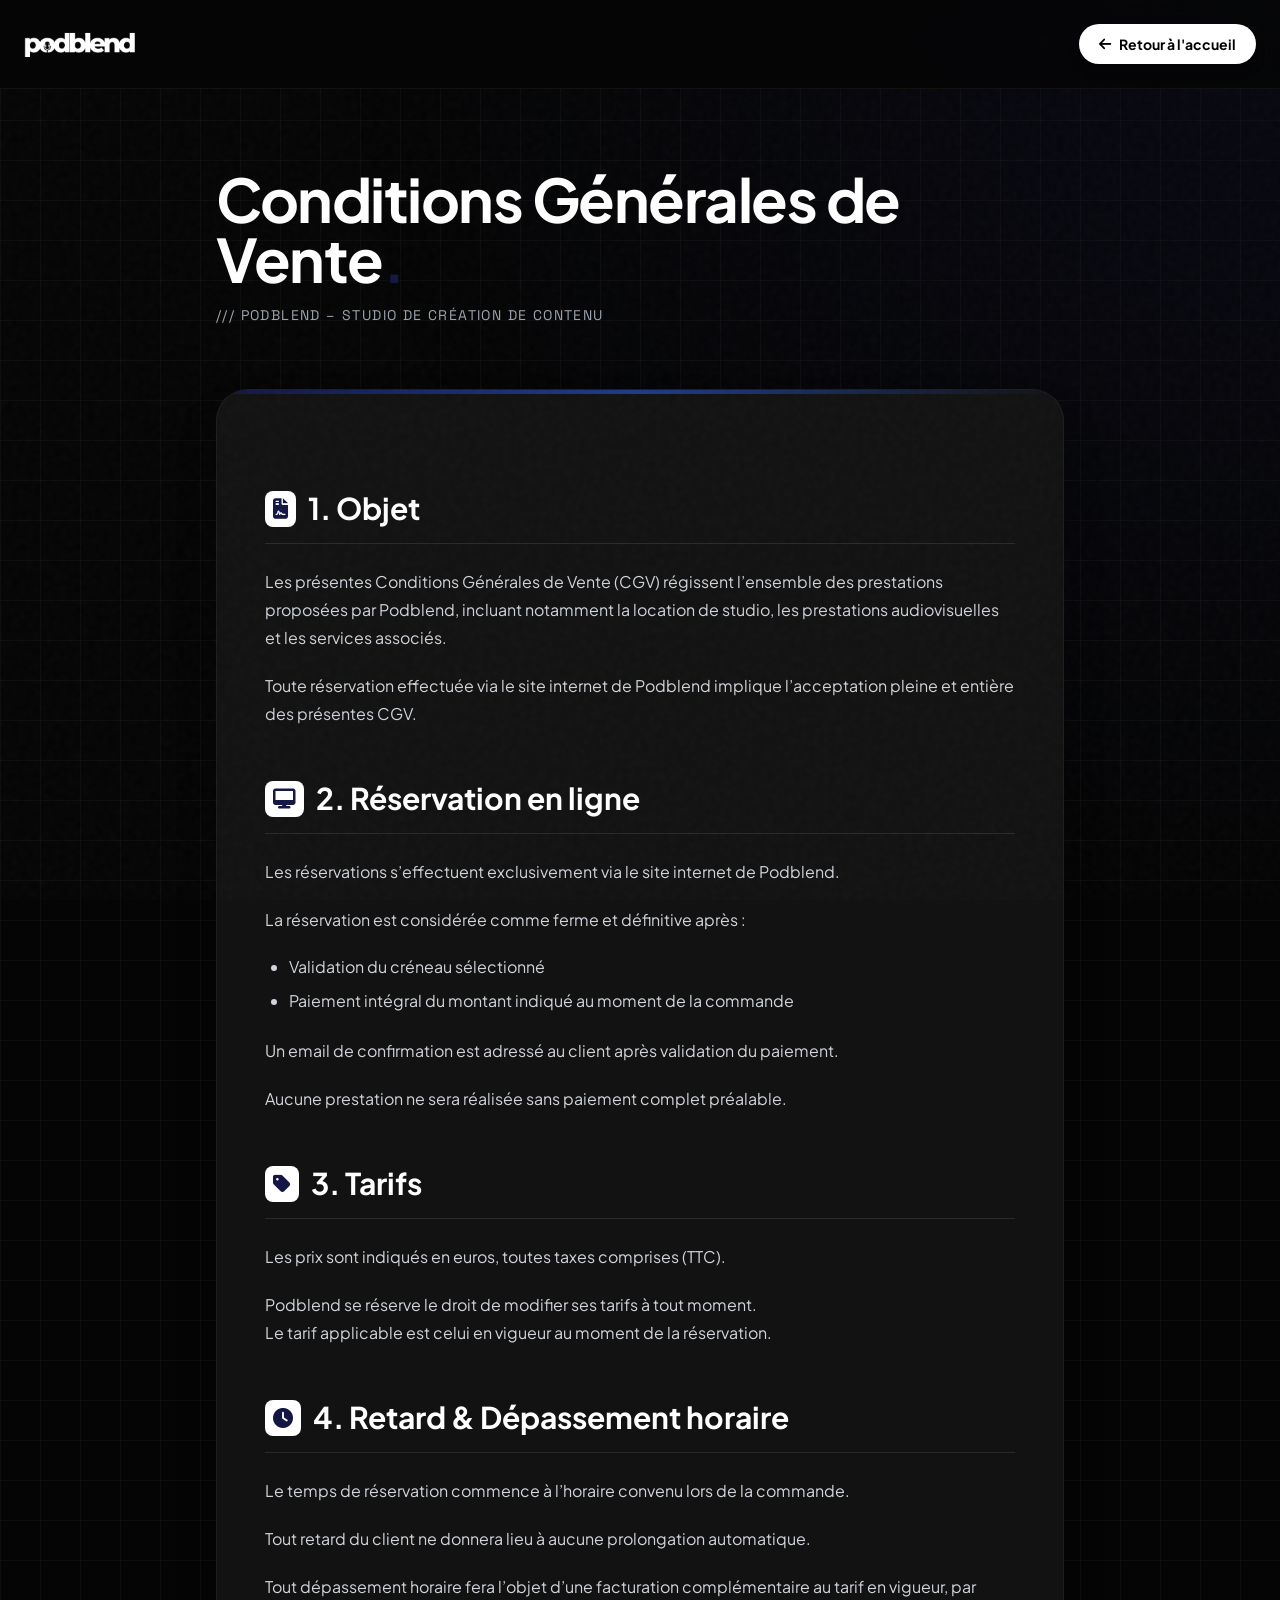
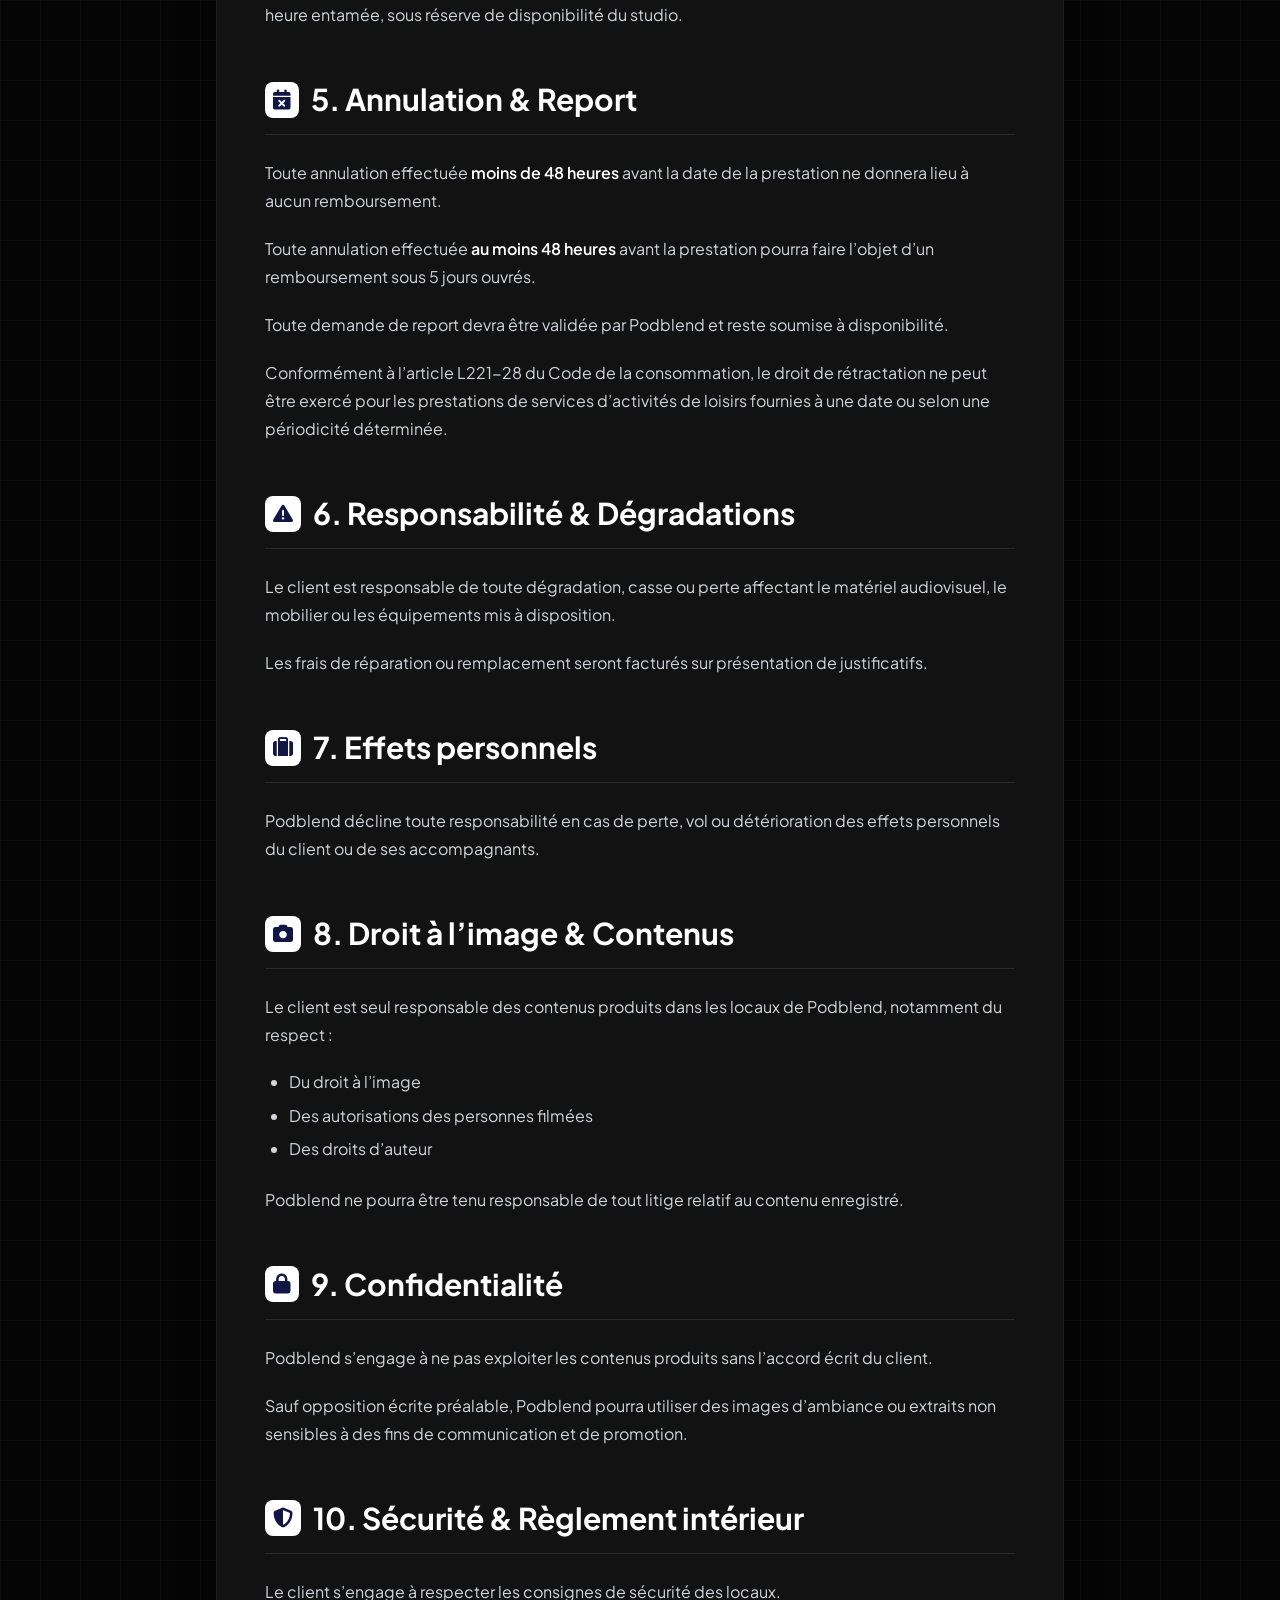
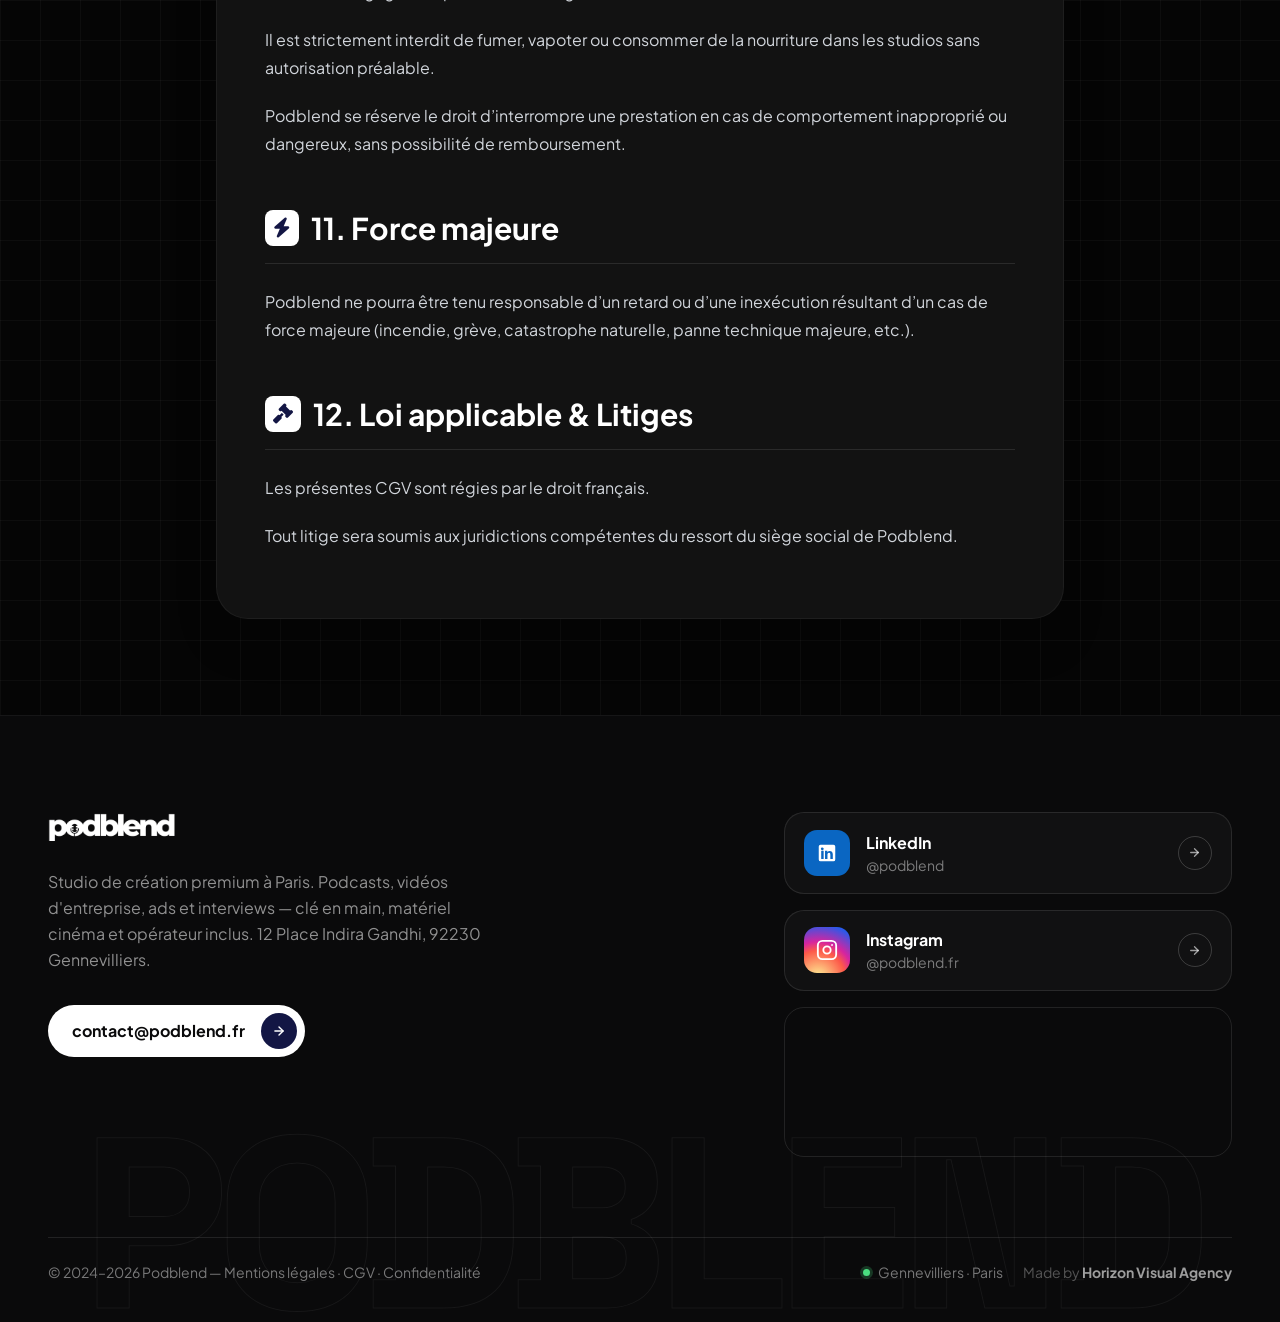
<file: cgv.html>
<!DOCTYPE html>
<html lang="fr" class="scroll-smooth">
<head>
    <meta charset="UTF-8">
    <meta name="viewport" content="width=device-width, initial-scale=1.0">
    <title>CGV - Podblend</title>
    <link rel="icon" href="favicon.ico" sizes="any">
    <link rel="icon" type="image/png" href="favicon.png">
    <link rel="apple-touch-icon" href="apple-touch-icon.png">
    <link rel="stylesheet" href="output.css">
    <link href="https://cdnjs.cloudflare.com/ajax/libs/font-awesome/6.4.0/css/all.min.css" rel="stylesheet">
    <link href="https://fonts.googleapis.com/css2?family=Plus+Jakarta+Sans:wght@300;400;500;600;700;800&family=Space+Grotesk:wght@300;400;500;600;700&display=swap" rel="stylesheet">
    
    <script>
        tailwind.config = {
            theme: {
                extend: {
                    fontFamily: {
                        sans: ['Plus Jakarta Sans', 'sans-serif'],
                        mono: ['Space Grotesk', 'monospace'],
                    },
                    colors: {
                        brand: {
                            dark: '#050505',
                            card: '#121212',
                            deep: '#131644',
                            accent: '#3b82f6',
                        }
                    },
                    animation: {
                        'fade-in-up': 'fadeInUp 0.8s cubic-bezier(0.16, 1, 0.3, 1) forwards',
                    },
                    keyframes: {
                        fadeInUp: {
                            '0%': { opacity: '0', transform: 'translateY(20px)' },
                            '100%': { opacity: '1', transform: 'translateY(0)' },
                        }
                    }
                }
            }
        }
    </script>
    <style>
        body {
            background-color: #050505;
            color: white;
            overflow-x: hidden;
        }

        /* --- GLOBAL NOISE --- */
        .noise-overlay {
            position: fixed; top: 0; left: 0; width: 100%; height: 100%; pointer-events: none; z-index: 40; opacity: 0.03;
            background-image: url("data:image/svg+xml,%3Csvg viewBox='0 0 200 200' xmlns='http://www.w3.org/2000/svg'%3E%3Cfilter id='noiseFilter'%3E%3CfeTurbulence type='fractalNoise' baseFrequency='0.65' numOctaves='3' stitchTiles='stitch'/%3E%3C/filter%3E%3Crect width='100%25' height='100%25' filter='url(%23noiseFilter)'/%3E%3C/svg%3E");
        }

        /* --- BACKGROUNDS --- */
        .bg-grid-dark {
            background-size: 40px 40px;
            background-image: linear-gradient(to right, rgba(255, 255, 255, 0.03) 1px, transparent 1px),
                              linear-gradient(to bottom, rgba(255, 255, 255, 0.03) 1px, transparent 1px);
        }

        /* --- CONTENT TYPOGRAPHY --- */
        .legal-content h2 {
            font-size: 1.5rem;
            font-weight: 700;
            color: #ffffff;
            margin-top: 3rem;
            margin-bottom: 1.5rem;
            display: flex;
            align-items: center;
            gap: 0.75rem;
            border-bottom: 1px solid rgba(255, 255, 255, 0.1);
            padding-bottom: 0.75rem;
        }
        @media (min-width: 768px) {
            .legal-content h2 { font-size: 1.875rem; }
        }
        .legal-content h2 i {
            color: #131644;
            background: white;
            padding: 0.5rem;
            border-radius: 0.5rem;
            font-size: 1.25rem;
        }
        .legal-content p {
            color: #d1d5db;
            margin-bottom: 1.25rem;
            line-height: 1.75;
        }
        .legal-content ul {
            color: #d1d5db;
            margin-bottom: 1.5rem;
            padding-left: 1.5rem;
            list-style-type: disc;
        }
        .legal-content ul li {
            margin-bottom: 0.5rem;
            line-height: 1.6;
        }
        .legal-content strong {
            color: #ffffff;
            font-weight: 600;
        }
    
/* ---- Footer riche — aligné sur l'index ---- */
:root{--ink:#0A0A0B;--txt-d:#F4F4F5;--accent:#131644;--accent-bright:#3b82f6;}
.world-dark{background:var(--ink); color:var(--txt-d); position:relative;}
.footer-wm{position:absolute; left:50%; bottom:-1.5rem; transform:translateX(-50%); font-family:'Space Grotesk',monospace; font-weight:700; letter-spacing:-.05em; line-height:1; white-space:nowrap; pointer-events:none; user-select:none; font-size:clamp(5rem,19vw,17rem); color:transparent; -webkit-text-stroke:1px rgba(255,255,255,.055); z-index:0;}
.footer-mail{background:#fff; color:var(--ink); border-radius:999px; padding:.5rem .5rem .5rem 1.5rem; font-weight:700; transition:all .35s cubic-bezier(.22,1,.36,1);}
.footer-mail:hover{transform:translateY(-2px); box-shadow:0 18px 40px -16px rgba(255,255,255,.22);}
.footer-mail-arrow{width:36px; height:36px; border-radius:50%; background:var(--accent); color:#fff; display:inline-flex; align-items:center; justify-content:center; transition:transform .35s ease;}
.footer-mail:hover .footer-mail-arrow{transform:rotate(-45deg);}
.social-card{display:flex; align-items:center; gap:1rem; padding:1.05rem 1.2rem; border-radius:20px; background:rgba(255,255,255,.03); border:1px solid rgba(255,255,255,.10); transition:all .4s cubic-bezier(.22,1,.36,1);}
.social-card:hover{background:rgba(255,255,255,.06); border-color:rgba(255,255,255,.2); transform:translateY(-3px);}
.social-card-ic{width:46px; height:46px; border-radius:13px; display:flex; align-items:center; justify-content:center; flex-shrink:0; color:#fff;}
.social-card-arrow{margin-left:auto; width:34px; height:34px; border-radius:50%; border:1px solid rgba(255,255,255,.18); display:inline-flex; align-items:center; justify-content:center; color:rgba(255,255,255,.6); transition:all .35s ease;}
.social-card:hover .social-card-arrow{background:var(--accent); border-color:var(--accent); color:#fff; transform:rotate(-45deg);}
.footer-map-card{border-radius:20px; overflow:hidden; border:1px solid rgba(255,255,255,.10); height:150px; filter:grayscale(.45); transition:filter .5s ease, border-color .5s ease;}
.footer-map-card:hover{filter:grayscale(0); border-color:rgba(255,255,255,.2);}
.footer-map-card iframe{width:100%; height:100%; border:0; display:block;}
.hk-dot{width:7px; height:7px; border-radius:50%; background:#4ade80; box-shadow:0 0 0 3px rgba(74,222,128,.22);}
        </style>
</head>
<body class="antialiased selection:bg-[#131644] selection:text-white font-sans bg-grid-dark min-h-screen flex flex-col">

    <div class="noise-overlay"></div>
    <div class="fixed inset-0 bg-[radial-gradient(circle_at_top_right,rgba(19,22,68,0.2)_0%,transparent_60%)] pointer-events-none z-0"></div>

    <!-- NAV -->
    <nav class="w-full z-50 top-0 left-0 px-4 md:px-6 py-6 border-b border-white/5 bg-[#050505]/80 backdrop-blur-md sticky">
        <div class="flex justify-between items-center max-w-7xl mx-auto">
            <a href="index.html" class="block w-20 md:w-28 hover:opacity-80 transition cursor-pointer">
                <img src="votre-logo.webp" alt="Podblend" class="w-full h-auto">
            </a>
            
            <a href="index.html" class="bg-white text-black px-5 py-2.5 text-xs md:text-sm rounded-full font-bold hover:bg-[#131644] hover:text-white transition-all duration-300 shadow-lg hover:shadow-xl flex items-center gap-2 group">
                <i class="fa-solid fa-arrow-left group-hover:-translate-x-1 transition-transform"></i> Retour à l'accueil
            </a>
        </div>
    </nav>

    <!-- CONTENT -->
    <main class="relative z-10 flex-grow pt-12 pb-24 px-6 max-w-4xl mx-auto w-full">
        <div class="animate-fade-in-up">
            
            <div class="mb-12 md:mb-16 mt-8">
                <h1 class="text-4xl md:text-6xl font-bold tracking-tight mb-4">Conditions Générales de Vente<span class="text-[#131644]">.</span></h1>
                <p class="text-gray-400 font-mono text-sm tracking-widest uppercase">/// Podblend – Studio de création de contenu</p>
            </div>
            
            <!-- Article Container -->
            <article class="bg-[#121212] border border-white/5 rounded-[2rem] p-6 md:p-12 shadow-2xl relative overflow-hidden legal-content">
                <div class="absolute top-0 left-0 w-full h-1 bg-gradient-to-r from-[#131644] via-blue-900 to-transparent"></div>
                
                <h2><i class="fa-solid fa-file-contract"></i> 1. Objet</h2>
                <p>Les présentes Conditions Générales de Vente (CGV) régissent l’ensemble des prestations proposées par Podblend, incluant notamment la location de studio, les prestations audiovisuelles et les services associés.</p>
                <p>Toute réservation effectuée via le site internet de Podblend implique l’acceptation pleine et entière des présentes CGV.</p>

                <h2><i class="fa-solid fa-desktop"></i> 2. Réservation en ligne</h2>
                <p>Les réservations s’effectuent exclusivement via le site internet de Podblend.</p>
                <p>La réservation est considérée comme ferme et définitive après :</p>
                <ul>
                    <li>Validation du créneau sélectionné</li>
                    <li>Paiement intégral du montant indiqué au moment de la commande</li>
                </ul>
                <p>Un email de confirmation est adressé au client après validation du paiement.</p>
                <p>Aucune prestation ne sera réalisée sans paiement complet préalable.</p>

                <h2><i class="fa-solid fa-tag"></i> 3. Tarifs</h2>
                <p>Les prix sont indiqués en euros, toutes taxes comprises (TTC).</p>
                <p>Podblend se réserve le droit de modifier ses tarifs à tout moment.<br>
                Le tarif applicable est celui en vigueur au moment de la réservation.</p>

                <h2><i class="fa-solid fa-clock"></i> 4. Retard & Dépassement horaire</h2>
                <p>Le temps de réservation commence à l’horaire convenu lors de la commande.</p>
                <p>Tout retard du client ne donnera lieu à aucune prolongation automatique.</p>
                <p>Tout dépassement horaire fera l’objet d’une facturation complémentaire au tarif en vigueur, par heure entamée, sous réserve de disponibilité du studio.</p>

                <h2><i class="fa-solid fa-calendar-xmark"></i> 5. Annulation & Report</h2>
                <p>Toute annulation effectuée <strong>moins de 48 heures</strong> avant la date de la prestation ne donnera lieu à aucun remboursement.</p>
                <p>Toute annulation effectuée <strong>au moins 48 heures</strong> avant la prestation pourra faire l’objet d’un remboursement sous 5 jours ouvrés.</p>
                <p>Toute demande de report devra être validée par Podblend et reste soumise à disponibilité.</p>
                <p>Conformément à l’article L221-28 du Code de la consommation, le droit de rétractation ne peut être exercé pour les prestations de services d’activités de loisirs fournies à une date ou selon une périodicité déterminée.</p>

                <h2><i class="fa-solid fa-triangle-exclamation"></i> 6. Responsabilité & Dégradations</h2>
                <p>Le client est responsable de toute dégradation, casse ou perte affectant le matériel audiovisuel, le mobilier ou les équipements mis à disposition.</p>
                <p>Les frais de réparation ou remplacement seront facturés sur présentation de justificatifs.</p>

                <h2><i class="fa-solid fa-suitcase"></i> 7. Effets personnels</h2>
                <p>Podblend décline toute responsabilité en cas de perte, vol ou détérioration des effets personnels du client ou de ses accompagnants.</p>

                <h2><i class="fa-solid fa-camera"></i> 8. Droit à l’image & Contenus</h2>
                <p>Le client est seul responsable des contenus produits dans les locaux de Podblend, notamment du respect :</p>
                <ul>
                    <li>Du droit à l’image</li>
                    <li>Des autorisations des personnes filmées</li>
                    <li>Des droits d’auteur</li>
                </ul>
                <p>Podblend ne pourra être tenu responsable de tout litige relatif au contenu enregistré.</p>

                <h2><i class="fa-solid fa-lock"></i> 9. Confidentialité</h2>
                <p>Podblend s’engage à ne pas exploiter les contenus produits sans l’accord écrit du client.</p>
                <p>Sauf opposition écrite préalable, Podblend pourra utiliser des images d’ambiance ou extraits non sensibles à des fins de communication et de promotion.</p>

                <h2><i class="fa-solid fa-shield-halved"></i> 10. Sécurité & Règlement intérieur</h2>
                <p>Le client s’engage à respecter les consignes de sécurité des locaux.</p>
                <p>Il est strictement interdit de fumer, vapoter ou consommer de la nourriture dans les studios sans autorisation préalable.</p>
                <p>Podblend se réserve le droit d’interrompre une prestation en cas de comportement inapproprié ou dangereux, sans possibilité de remboursement.</p>

                <h2><i class="fa-solid fa-bolt"></i> 11. Force majeure</h2>
                <p>Podblend ne pourra être tenu responsable d’un retard ou d’une inexécution résultant d’un cas de force majeure (incendie, grève, catastrophe naturelle, panne technique majeure, etc.).</p>

                <h2><i class="fa-solid fa-gavel"></i> 12. Loi applicable & Litiges</h2>
                <p>Les présentes CGV sont régies par le droit français.</p>
                <p>Tout litige sera soumis aux juridictions compétentes du ressort du siège social de Podblend.</p>

            </article>
        </div>
    </main>

    <!-- FOOTER MINIMAL -->
    <footer class="world-dark relative overflow-hidden border-t border-white/5 pt-20 md:pt-24 pb-10">
    <div class="footer-wm" aria-hidden="true">PODBLEND</div>
    <div class="relative z-10 max-w-container mx-auto px-6 md:px-12">
        <div class="grid grid-cols-1 lg:grid-cols-2 gap-12 lg:gap-24 items-start">
            <!-- Bloc identité -->
            <div>
                <a href="index.html#hero" class="block w-32 mb-7 hover:opacity-80 transition">
                    <img src="votre-logo.webp" alt="Podblend" class="w-full h-auto" loading="lazy" width="128" height="36">
                </a>
                <p class="text-white/55 max-w-md leading-relaxed mb-8">Studio de création premium à Paris. Podcasts, vidéos d'entreprise, ads et interviews — clé en main, matériel cinéma et opérateur inclus. 12 Place Indira Gandhi, 92230 Gennevilliers.</p>
                <a href="mailto:contact@podblend.fr" class="footer-mail inline-flex items-center gap-4">
                    <span>contact@podblend.fr</span>
                    <span class="footer-mail-arrow"><svg width="14" height="14" viewBox="0 0 24 24" fill="none" stroke="currentColor" stroke-width="2.4" stroke-linecap="round" stroke-linejoin="round"><path d="M5 12h14"/><path d="m12 5 7 7-7 7"/></svg></span>
                </a>
            </div>
            <!-- Cartes réseaux -->
            <div class="flex flex-col gap-4 w-full lg:max-w-md lg:ml-auto">
                <a href="https://www.linkedin.com/company/podblend/" target="_blank" rel="noopener noreferrer" class="social-card">
                    <span class="social-card-ic" style="background:#0A66C2"><svg width="22" height="22" viewBox="0 0 24 24" fill="currentColor"><path d="M19 3a2 2 0 0 1 2 2v14a2 2 0 0 1-2 2H5a2 2 0 0 1-2-2V5a2 2 0 0 1 2-2h14zM8.34 9.5H5.67V18.5h2.67V9.5zM7 5.88a1.55 1.55 0 1 0 0 3.09 1.55 1.55 0 0 0 0-3.09zM18.34 18.5v-4.93c0-2.64-1.41-3.87-3.29-3.87a2.84 2.84 0 0 0-2.57 1.41h-.04V9.5H9.84V18.5h2.67v-4.46c0-1.18.22-2.32 1.68-2.32 1.44 0 1.46 1.35 1.46 2.39v4.39h2.69z"/></svg></span>
                    <span><span class="block font-bold text-white">LinkedIn</span><span class="block text-white/45 text-sm">@podblend</span></span>
                    <span class="social-card-arrow"><svg width="13" height="13" viewBox="0 0 24 24" fill="none" stroke="currentColor" stroke-width="2.4" stroke-linecap="round" stroke-linejoin="round"><path d="M5 12h14"/><path d="m12 5 7 7-7 7"/></svg></span>
                </a>
                <a href="https://www.instagram.com/podblend.fr/" target="_blank" rel="noopener noreferrer" class="social-card">
                    <span class="social-card-ic" style="background:radial-gradient(circle at 30% 110%, #fdf497 0%, #fd5949 45%, #d6249f 60%, #285AEB 90%)"><svg width="22" height="22" viewBox="0 0 24 24" fill="none" stroke="currentColor" stroke-width="2" stroke-linecap="round" stroke-linejoin="round"><rect x="2" y="2" width="20" height="20" rx="5"/><circle cx="12" cy="12" r="4"/><line x1="17.5" y1="6.5" x2="17.5" y2="6.5"/></svg></span>
                    <span><span class="block font-bold text-white">Instagram</span><span class="block text-white/45 text-sm">@podblend.fr</span></span>
                    <span class="social-card-arrow"><svg width="13" height="13" viewBox="0 0 24 24" fill="none" stroke="currentColor" stroke-width="2.4" stroke-linecap="round" stroke-linejoin="round"><path d="M5 12h14"/><path d="m12 5 7 7-7 7"/></svg></span>
                </a>
                <div class="footer-map-card">
                    <iframe title="Carte studio Podblend Gennevilliers" src="https://www.google.com/maps?q=12+Place+Indira+Gandhi+92230+Gennevilliers&output=embed" loading="lazy"></iframe>
                </div>
            </div>
        </div>
        <!-- Barre de bas -->
        <div class="mt-16 md:mt-20 pt-6 border-t border-white/10 flex flex-col md:flex-row items-start md:items-center justify-between gap-5">
            <div class="text-white/45 text-sm">© 2024–2026 Podblend — <a href="legal.html" class="hover:text-white transition">Mentions légales</a> · <a href="cgv.html" class="hover:text-white transition">CGV</a> · <a href="politique-confidentialite.html" class="hover:text-white transition">Confidentialité</a></div>
            <div class="flex items-center gap-5 text-sm">
                <span class="flex items-center gap-2 text-white/45"><span class="hk-dot"></span> Gennevilliers · Paris</span>
                <span class="text-white/30">Made by <a href="https://horizon-visual-agency.com/" target="_blank" rel="noopener" class="text-white/60 font-bold hover:text-white transition">Horizon Visual Agency</a></span>
            </div>
        </div>
    </div>
</footer>

</body>
</html>
</file>
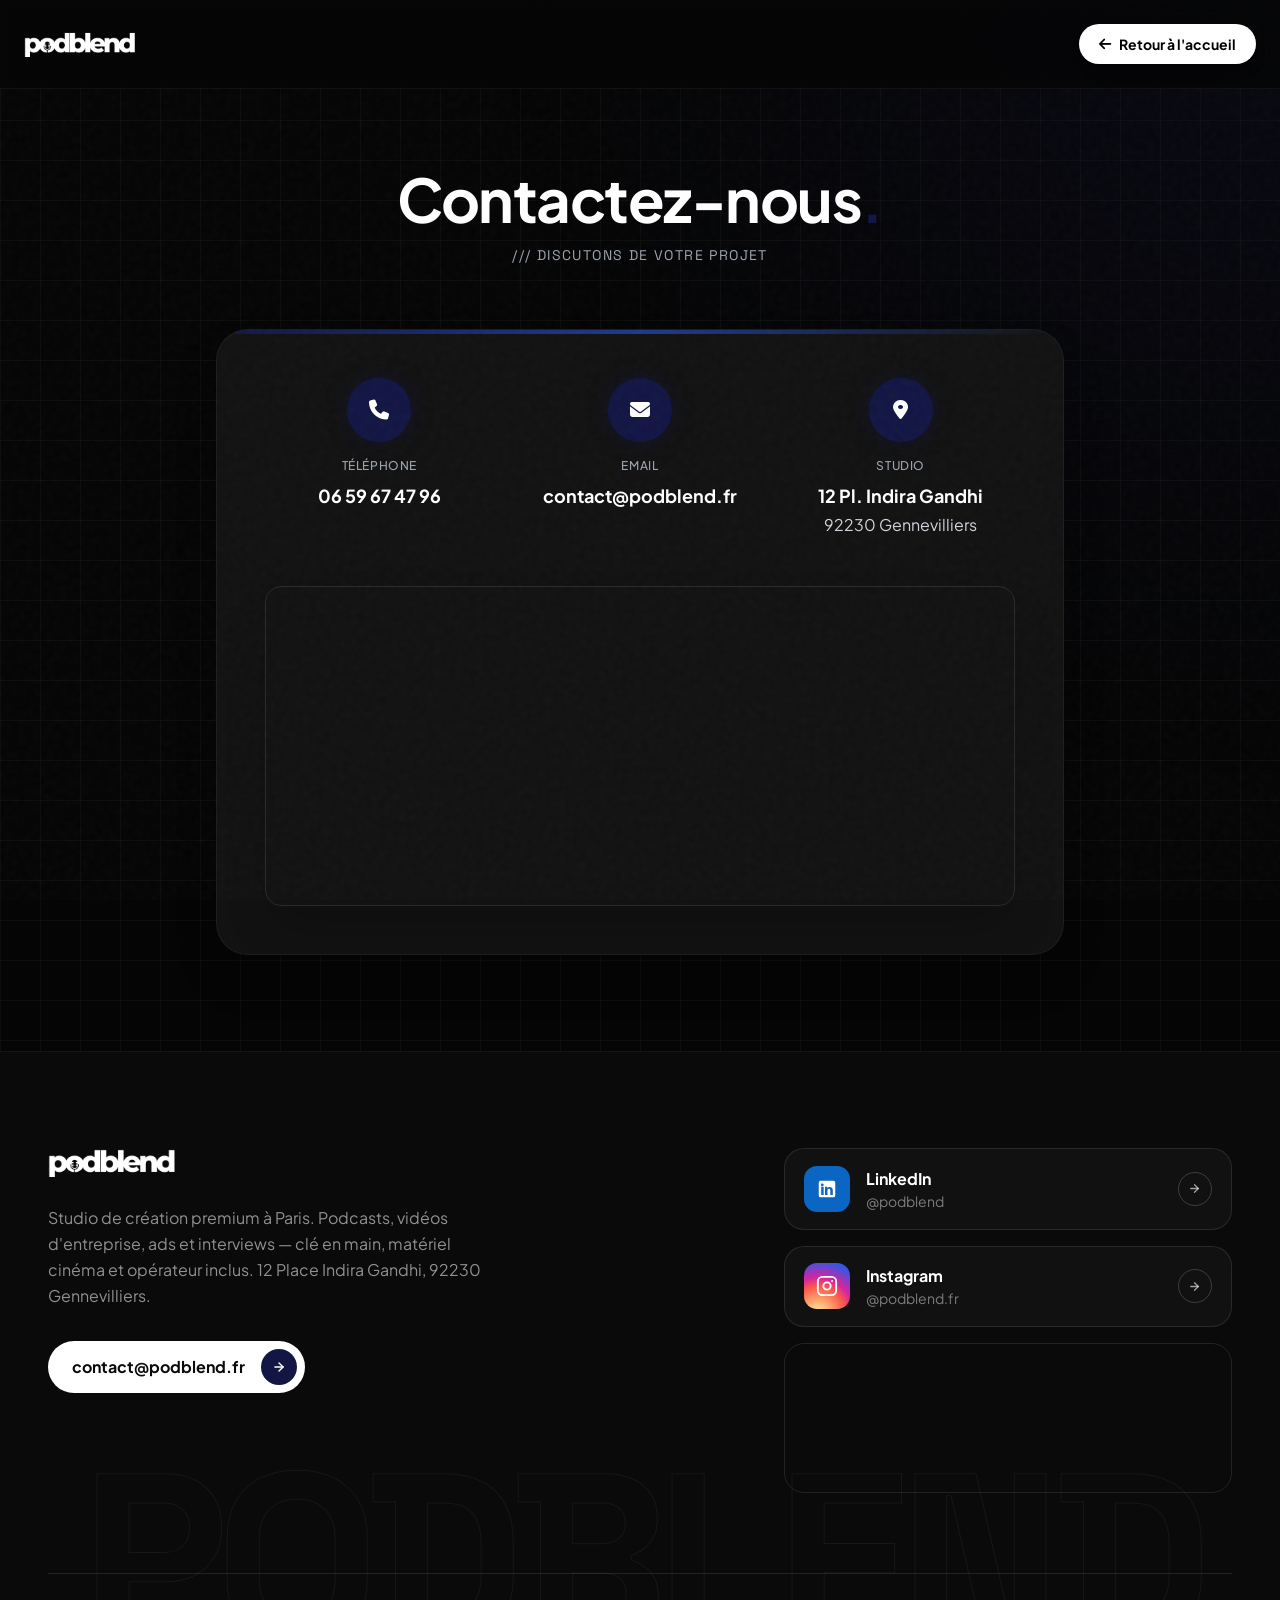
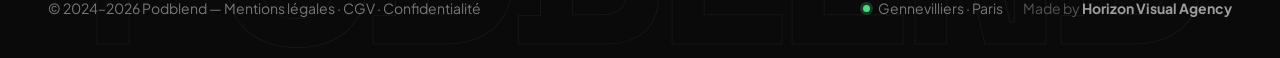
<file: contact.html>
<!DOCTYPE html>
<html lang="fr" class="scroll-smooth">
<head>
    <meta charset="UTF-8">
    <meta name="viewport" content="width=device-width, initial-scale=1.0">
    <title>Contact - Podblend</title>
    <link rel="icon" href="favicon.ico" sizes="any">
    <link rel="icon" type="image/png" href="favicon.png">
    <link rel="apple-touch-icon" href="apple-touch-icon.png">
    <link rel="stylesheet" href="output.css">
    <link href="https://cdnjs.cloudflare.com/ajax/libs/font-awesome/6.4.0/css/all.min.css" rel="stylesheet">
    <link href="https://fonts.googleapis.com/css2?family=Plus+Jakarta+Sans:wght@300;400;500;600;700;800&family=Space+Grotesk:wght@300;400;500;600;700&display=swap" rel="stylesheet">
    
    <script>
        tailwind.config = {
            theme: {
                extend: {
                    fontFamily: {
                        sans: ['Plus Jakarta Sans', 'sans-serif'],
                        mono: ['Space Grotesk', 'monospace'],
                    },
                    colors: {
                        brand: {
                            dark: '#050505',
                            card: '#121212',
                            deep: '#131644',
                            accent: '#3b82f6',
                        }
                    },
                    animation: {
                        'fade-in-up': 'fadeInUp 0.8s cubic-bezier(0.16, 1, 0.3, 1) forwards',
                    },
                    keyframes: {
                        fadeInUp: {
                            '0%': { opacity: '0', transform: 'translateY(20px)' },
                            '100%': { opacity: '1', transform: 'translateY(0)' },
                        }
                    }
                }
            }
        }
    </script>
    <style>
        body {
            background-color: #050505;
            color: white;
            overflow-x: hidden;
        }

        .noise-overlay {
            position: fixed; top: 0; left: 0; width: 100%; height: 100%; pointer-events: none; z-index: 40; opacity: 0.03;
            background-image: url("data:image/svg+xml,%3Csvg viewBox='0 0 200 200' xmlns='http://www.w3.org/2000/svg'%3E%3Cfilter id='noiseFilter'%3E%3CfeTurbulence type='fractalNoise' baseFrequency='0.65' numOctaves='3' stitchTiles='stitch'/%3E%3C/filter%3E%3Crect width='100%25' height='100%25' filter='url(%23noiseFilter)'/%3E%3C/svg%3E");
        }

        .bg-grid-dark {
            background-size: 40px 40px;
            background-image: linear-gradient(to right, rgba(255, 255, 255, 0.03) 1px, transparent 1px),
                              linear-gradient(to bottom, rgba(255, 255, 255, 0.03) 1px, transparent 1px);
        }
    
/* ---- Footer riche — aligné sur l'index ---- */
:root{--ink:#0A0A0B;--txt-d:#F4F4F5;--accent:#131644;--accent-bright:#3b82f6;}
.world-dark{background:var(--ink); color:var(--txt-d); position:relative;}
.footer-wm{position:absolute; left:50%; bottom:-1.5rem; transform:translateX(-50%); font-family:'Space Grotesk',monospace; font-weight:700; letter-spacing:-.05em; line-height:1; white-space:nowrap; pointer-events:none; user-select:none; font-size:clamp(5rem,19vw,17rem); color:transparent; -webkit-text-stroke:1px rgba(255,255,255,.055); z-index:0;}
.footer-mail{background:#fff; color:var(--ink); border-radius:999px; padding:.5rem .5rem .5rem 1.5rem; font-weight:700; transition:all .35s cubic-bezier(.22,1,.36,1);}
.footer-mail:hover{transform:translateY(-2px); box-shadow:0 18px 40px -16px rgba(255,255,255,.22);}
.footer-mail-arrow{width:36px; height:36px; border-radius:50%; background:var(--accent); color:#fff; display:inline-flex; align-items:center; justify-content:center; transition:transform .35s ease;}
.footer-mail:hover .footer-mail-arrow{transform:rotate(-45deg);}
.social-card{display:flex; align-items:center; gap:1rem; padding:1.05rem 1.2rem; border-radius:20px; background:rgba(255,255,255,.03); border:1px solid rgba(255,255,255,.10); transition:all .4s cubic-bezier(.22,1,.36,1);}
.social-card:hover{background:rgba(255,255,255,.06); border-color:rgba(255,255,255,.2); transform:translateY(-3px);}
.social-card-ic{width:46px; height:46px; border-radius:13px; display:flex; align-items:center; justify-content:center; flex-shrink:0; color:#fff;}
.social-card-arrow{margin-left:auto; width:34px; height:34px; border-radius:50%; border:1px solid rgba(255,255,255,.18); display:inline-flex; align-items:center; justify-content:center; color:rgba(255,255,255,.6); transition:all .35s ease;}
.social-card:hover .social-card-arrow{background:var(--accent); border-color:var(--accent); color:#fff; transform:rotate(-45deg);}
.footer-map-card{border-radius:20px; overflow:hidden; border:1px solid rgba(255,255,255,.10); height:150px; filter:grayscale(.45); transition:filter .5s ease, border-color .5s ease;}
.footer-map-card:hover{filter:grayscale(0); border-color:rgba(255,255,255,.2);}
.footer-map-card iframe{width:100%; height:100%; border:0; display:block;}
.hk-dot{width:7px; height:7px; border-radius:50%; background:#4ade80; box-shadow:0 0 0 3px rgba(74,222,128,.22);}
        </style>
</head>
<body class="antialiased selection:bg-[#131644] selection:text-white font-sans bg-grid-dark min-h-screen flex flex-col">

    <div class="noise-overlay"></div>
    <div class="fixed inset-0 bg-[radial-gradient(circle_at_top_right,rgba(19,22,68,0.2)_0%,transparent_50%)] pointer-events-none z-0"></div>

    <!-- NAV -->
    <nav class="w-full z-50 top-0 left-0 px-4 md:px-6 py-6 border-b border-white/5 bg-[#050505]/80 backdrop-blur-md sticky">
        <div class="flex justify-between items-center max-w-7xl mx-auto">
            <a href="index.html" class="block w-20 md:w-28 hover:opacity-80 transition cursor-pointer">
                <img src="votre-logo.webp" alt="Podblend" class="w-full h-auto">
            </a>
            
            <a href="index.html" class="bg-white text-black px-5 py-2.5 text-xs md:text-sm rounded-full font-bold hover:bg-[#131644] hover:text-white transition-all duration-300 shadow-lg hover:shadow-xl flex items-center gap-2 group">
                <i class="fa-solid fa-arrow-left group-hover:-translate-x-1 transition-transform"></i> Retour à l'accueil
            </a>
        </div>
    </nav>

    <!-- CONTENT -->
    <main class="relative z-10 flex-grow pt-12 pb-24 px-6 max-w-4xl mx-auto w-full flex flex-col justify-center">
        <div class="animate-fade-in-up mt-8">
            
            <div class="mb-12 md:mb-16 text-center">
                <h1 class="text-4xl md:text-6xl font-bold tracking-tight mb-4">Contactez-nous<span class="text-[#131644]">.</span></h1>
                <p class="text-gray-400 font-mono text-sm tracking-widest uppercase">/// Discutons de votre projet</p>
            </div>
            
            <!-- Carte de contact repensée (sans formulaire complexe) -->
            <div class="bg-[#121212] border border-white/5 rounded-[2rem] p-8 md:p-12 shadow-2xl relative overflow-hidden">
                <div class="absolute top-0 left-0 w-full h-1 bg-gradient-to-r from-[#131644] via-blue-900 to-transparent"></div>
                
                <div class="grid grid-cols-1 md:grid-cols-3 gap-8 mb-12">
                    
                    <div class="flex flex-col items-center text-center gap-4 group">
                        <div class="w-16 h-16 rounded-full bg-[#131644] text-white flex items-center justify-center flex-shrink-0 shadow-[0_0_20px_rgba(19,22,68,0.5)] group-hover:scale-110 transition-transform duration-300">
                            <i class="fa-solid fa-phone text-xl"></i>
                        </div>
                        <div>
                            <h3 class="text-gray-400 text-xs font-medium uppercase tracking-wider mb-2">Téléphone</h3>
                            <a href="tel:+33659674796" class="text-white font-bold text-lg hover:text-[#3b82f6] transition-colors">06 59 67 47 96</a>
                        </div>
                    </div>
                    
                    <div class="flex flex-col items-center text-center gap-4 group">
                        <div class="w-16 h-16 rounded-full bg-[#131644] text-white flex items-center justify-center flex-shrink-0 shadow-[0_0_20px_rgba(19,22,68,0.5)] group-hover:scale-110 transition-transform duration-300">
                            <i class="fa-solid fa-envelope text-xl"></i>
                        </div>
                        <div>
                            <h3 class="text-gray-400 text-xs font-medium uppercase tracking-wider mb-2">Email</h3>
                            <a href="mailto:contact@podblend.fr" class="text-white font-bold text-lg hover:text-[#3b82f6] transition-colors">contact@podblend.fr</a>
                        </div>
                    </div>

                    <div class="flex flex-col items-center text-center gap-4 group">
                        <div class="w-16 h-16 rounded-full bg-[#131644] text-white flex items-center justify-center flex-shrink-0 shadow-[0_0_20px_rgba(19,22,68,0.5)] group-hover:scale-110 transition-transform duration-300">
                            <i class="fa-solid fa-location-dot text-xl"></i>
                        </div>
                        <div>
                            <h3 class="text-gray-400 text-xs font-medium uppercase tracking-wider mb-2">Studio</h3>
                            <p class="text-white font-bold text-lg">12 Pl. Indira Gandhi<br><span class="text-base font-normal text-gray-300">92230 Gennevilliers</span></p>
                        </div>
                    </div>

                </div>

                <!-- Carte Map Iframe en pleine largeur -->
                <div class="w-full h-80 rounded-2xl overflow-hidden border border-white/10 grayscale hover:grayscale-0 transition-all duration-700 shadow-2xl">
                    <iframe src="https://www.google.com/maps?q=12+Place+Indira+Gandhi+92230+Gennevilliers&output=embed" width="100%" height="100%" style="border:0;" allowfullscreen="" loading="lazy"></iframe>
                </div>

            </div>
        </div>
    </main>

    <!-- FOOTER MINIMAL -->
    <footer class="world-dark relative overflow-hidden border-t border-white/5 pt-20 md:pt-24 pb-10">
    <div class="footer-wm" aria-hidden="true">PODBLEND</div>
    <div class="relative z-10 max-w-container mx-auto px-6 md:px-12">
        <div class="grid grid-cols-1 lg:grid-cols-2 gap-12 lg:gap-24 items-start">
            <!-- Bloc identité -->
            <div>
                <a href="index.html#hero" class="block w-32 mb-7 hover:opacity-80 transition">
                    <img src="votre-logo.webp" alt="Podblend" class="w-full h-auto" loading="lazy" width="128" height="36">
                </a>
                <p class="text-white/55 max-w-md leading-relaxed mb-8">Studio de création premium à Paris. Podcasts, vidéos d'entreprise, ads et interviews — clé en main, matériel cinéma et opérateur inclus. 12 Place Indira Gandhi, 92230 Gennevilliers.</p>
                <a href="mailto:contact@podblend.fr" class="footer-mail inline-flex items-center gap-4">
                    <span>contact@podblend.fr</span>
                    <span class="footer-mail-arrow"><svg width="14" height="14" viewBox="0 0 24 24" fill="none" stroke="currentColor" stroke-width="2.4" stroke-linecap="round" stroke-linejoin="round"><path d="M5 12h14"/><path d="m12 5 7 7-7 7"/></svg></span>
                </a>
            </div>
            <!-- Cartes réseaux -->
            <div class="flex flex-col gap-4 w-full lg:max-w-md lg:ml-auto">
                <a href="https://www.linkedin.com/company/podblend/" target="_blank" rel="noopener noreferrer" class="social-card">
                    <span class="social-card-ic" style="background:#0A66C2"><svg width="22" height="22" viewBox="0 0 24 24" fill="currentColor"><path d="M19 3a2 2 0 0 1 2 2v14a2 2 0 0 1-2 2H5a2 2 0 0 1-2-2V5a2 2 0 0 1 2-2h14zM8.34 9.5H5.67V18.5h2.67V9.5zM7 5.88a1.55 1.55 0 1 0 0 3.09 1.55 1.55 0 0 0 0-3.09zM18.34 18.5v-4.93c0-2.64-1.41-3.87-3.29-3.87a2.84 2.84 0 0 0-2.57 1.41h-.04V9.5H9.84V18.5h2.67v-4.46c0-1.18.22-2.32 1.68-2.32 1.44 0 1.46 1.35 1.46 2.39v4.39h2.69z"/></svg></span>
                    <span><span class="block font-bold text-white">LinkedIn</span><span class="block text-white/45 text-sm">@podblend</span></span>
                    <span class="social-card-arrow"><svg width="13" height="13" viewBox="0 0 24 24" fill="none" stroke="currentColor" stroke-width="2.4" stroke-linecap="round" stroke-linejoin="round"><path d="M5 12h14"/><path d="m12 5 7 7-7 7"/></svg></span>
                </a>
                <a href="https://www.instagram.com/podblend.fr/" target="_blank" rel="noopener noreferrer" class="social-card">
                    <span class="social-card-ic" style="background:radial-gradient(circle at 30% 110%, #fdf497 0%, #fd5949 45%, #d6249f 60%, #285AEB 90%)"><svg width="22" height="22" viewBox="0 0 24 24" fill="none" stroke="currentColor" stroke-width="2" stroke-linecap="round" stroke-linejoin="round"><rect x="2" y="2" width="20" height="20" rx="5"/><circle cx="12" cy="12" r="4"/><line x1="17.5" y1="6.5" x2="17.5" y2="6.5"/></svg></span>
                    <span><span class="block font-bold text-white">Instagram</span><span class="block text-white/45 text-sm">@podblend.fr</span></span>
                    <span class="social-card-arrow"><svg width="13" height="13" viewBox="0 0 24 24" fill="none" stroke="currentColor" stroke-width="2.4" stroke-linecap="round" stroke-linejoin="round"><path d="M5 12h14"/><path d="m12 5 7 7-7 7"/></svg></span>
                </a>
                <div class="footer-map-card">
                    <iframe title="Carte studio Podblend Gennevilliers" src="https://www.google.com/maps?q=12+Place+Indira+Gandhi+92230+Gennevilliers&output=embed" loading="lazy"></iframe>
                </div>
            </div>
        </div>
        <!-- Barre de bas -->
        <div class="mt-16 md:mt-20 pt-6 border-t border-white/10 flex flex-col md:flex-row items-start md:items-center justify-between gap-5">
            <div class="text-white/45 text-sm">© 2024–2026 Podblend — <a href="legal.html" class="hover:text-white transition">Mentions légales</a> · <a href="cgv.html" class="hover:text-white transition">CGV</a> · <a href="politique-confidentialite.html" class="hover:text-white transition">Confidentialité</a></div>
            <div class="flex items-center gap-5 text-sm">
                <span class="flex items-center gap-2 text-white/45"><span class="hk-dot"></span> Gennevilliers · Paris</span>
                <span class="text-white/30">Made by <a href="https://horizon-visual-agency.com/" target="_blank" rel="noopener" class="text-white/60 font-bold hover:text-white transition">Horizon Visual Agency</a></span>
            </div>
        </div>
    </div>
</footer>

</body>
</html>
</file>
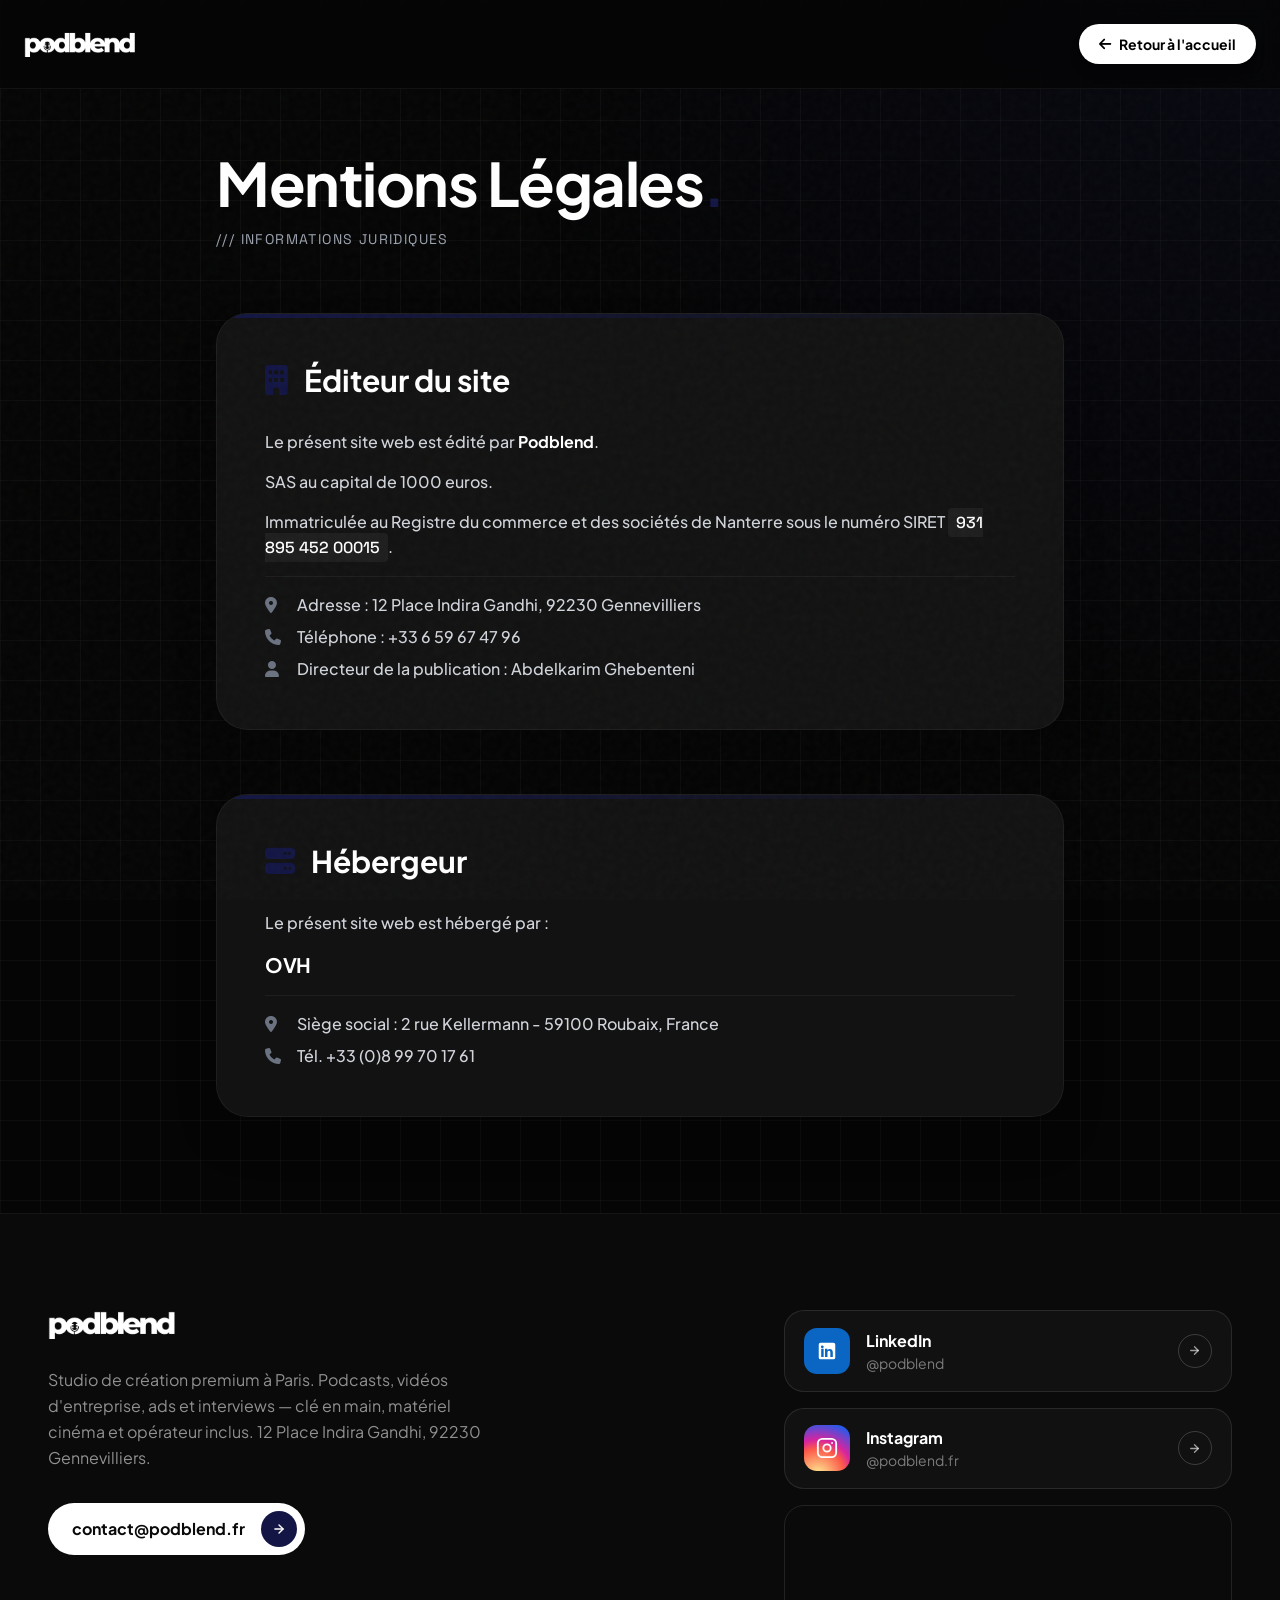
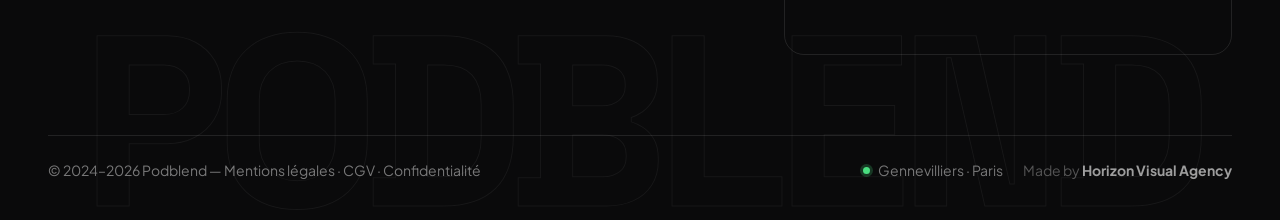
<file: legal.html>
<!DOCTYPE html>
<html lang="fr" class="scroll-smooth">
<head>
    <meta charset="UTF-8">
    <meta name="viewport" content="width=device-width, initial-scale=1.0">
    <title>Mentions Légales - Podblend</title>
    <link rel="icon" href="favicon.ico" sizes="any">
    <link rel="icon" type="image/png" href="favicon.png">
    <link rel="apple-touch-icon" href="apple-touch-icon.png">
    <link rel="stylesheet" href="output.css">
    <link href="https://cdnjs.cloudflare.com/ajax/libs/font-awesome/6.4.0/css/all.min.css" rel="stylesheet">
    <link href="https://fonts.googleapis.com/css2?family=Plus+Jakarta+Sans:wght@300;400;500;600;700;800&family=Space+Grotesk:wght@300;400;500;600;700&display=swap" rel="stylesheet">
    
    <script>
        tailwind.config = {
            theme: {
                extend: {
                    fontFamily: {
                        sans: ['Plus Jakarta Sans', 'sans-serif'],
                        mono: ['Space Grotesk', 'monospace'],
                    },
                    colors: {
                        brand: {
                            dark: '#050505',
                            card: '#121212',
                            deep: '#131644',
                            accent: '#3b82f6',
                        }
                    },
                    animation: {
                        'fade-in-up': 'fadeInUp 0.8s cubic-bezier(0.16, 1, 0.3, 1) forwards',
                    },
                    keyframes: {
                        fadeInUp: {
                            '0%': { opacity: '0', transform: 'translateY(20px)' },
                            '100%': { opacity: '1', transform: 'translateY(0)' },
                        }
                    }
                }
            }
        }
    </script>
    <style>
        body {
            background-color: #050505;
            color: white;
            overflow-x: hidden;
        }

        /* --- GLOBAL NOISE --- */
        .noise-overlay {
            position: fixed; top: 0; left: 0; width: 100%; height: 100%; pointer-events: none; z-index: 40; opacity: 0.03;
            background-image: url("data:image/svg+xml,%3Csvg viewBox='0 0 200 200' xmlns='http://www.w3.org/2000/svg'%3E%3Cfilter id='noiseFilter'%3E%3CfeTurbulence type='fractalNoise' baseFrequency='0.65' numOctaves='3' stitchTiles='stitch'/%3E%3C/filter%3E%3Crect width='100%25' height='100%25' filter='url(%23noiseFilter)'/%3E%3C/svg%3E");
        }

        /* --- BACKGROUNDS --- */
        .bg-grid-dark {
            background-size: 40px 40px;
            background-image: linear-gradient(to right, rgba(255, 255, 255, 0.03) 1px, transparent 1px),
                              linear-gradient(to bottom, rgba(255, 255, 255, 0.03) 1px, transparent 1px);
        }
    
/* ---- Footer riche — aligné sur l'index ---- */
:root{--ink:#0A0A0B;--txt-d:#F4F4F5;--accent:#131644;--accent-bright:#3b82f6;}
.world-dark{background:var(--ink); color:var(--txt-d); position:relative;}
.footer-wm{position:absolute; left:50%; bottom:-1.5rem; transform:translateX(-50%); font-family:'Space Grotesk',monospace; font-weight:700; letter-spacing:-.05em; line-height:1; white-space:nowrap; pointer-events:none; user-select:none; font-size:clamp(5rem,19vw,17rem); color:transparent; -webkit-text-stroke:1px rgba(255,255,255,.055); z-index:0;}
.footer-mail{background:#fff; color:var(--ink); border-radius:999px; padding:.5rem .5rem .5rem 1.5rem; font-weight:700; transition:all .35s cubic-bezier(.22,1,.36,1);}
.footer-mail:hover{transform:translateY(-2px); box-shadow:0 18px 40px -16px rgba(255,255,255,.22);}
.footer-mail-arrow{width:36px; height:36px; border-radius:50%; background:var(--accent); color:#fff; display:inline-flex; align-items:center; justify-content:center; transition:transform .35s ease;}
.footer-mail:hover .footer-mail-arrow{transform:rotate(-45deg);}
.social-card{display:flex; align-items:center; gap:1rem; padding:1.05rem 1.2rem; border-radius:20px; background:rgba(255,255,255,.03); border:1px solid rgba(255,255,255,.10); transition:all .4s cubic-bezier(.22,1,.36,1);}
.social-card:hover{background:rgba(255,255,255,.06); border-color:rgba(255,255,255,.2); transform:translateY(-3px);}
.social-card-ic{width:46px; height:46px; border-radius:13px; display:flex; align-items:center; justify-content:center; flex-shrink:0; color:#fff;}
.social-card-arrow{margin-left:auto; width:34px; height:34px; border-radius:50%; border:1px solid rgba(255,255,255,.18); display:inline-flex; align-items:center; justify-content:center; color:rgba(255,255,255,.6); transition:all .35s ease;}
.social-card:hover .social-card-arrow{background:var(--accent); border-color:var(--accent); color:#fff; transform:rotate(-45deg);}
.footer-map-card{border-radius:20px; overflow:hidden; border:1px solid rgba(255,255,255,.10); height:150px; filter:grayscale(.45); transition:filter .5s ease, border-color .5s ease;}
.footer-map-card:hover{filter:grayscale(0); border-color:rgba(255,255,255,.2);}
.footer-map-card iframe{width:100%; height:100%; border:0; display:block;}
.hk-dot{width:7px; height:7px; border-radius:50%; background:#4ade80; box-shadow:0 0 0 3px rgba(74,222,128,.22);}
        </style>
</head>
<body class="antialiased selection:bg-[#131644] selection:text-white font-sans bg-grid-dark min-h-screen flex flex-col">

    <div class="noise-overlay"></div>
    <div class="fixed inset-0 bg-[radial-gradient(circle_at_top_right,rgba(19,22,68,0.2)_0%,transparent_50%)] pointer-events-none z-0"></div>

    <!-- NAV -->
    <nav class="w-full z-50 top-0 left-0 px-4 md:px-6 py-6 border-b border-white/5 bg-[#050505]/80 backdrop-blur-md sticky">
        <div class="flex justify-between items-center max-w-7xl mx-auto">
            <a href="index.html" class="block w-20 md:w-28 hover:opacity-80 transition cursor-pointer">
                <img src="votre-logo.webp" alt="Podblend" class="w-full h-auto">
            </a>
            
            <a href="index.html" class="bg-white text-black px-5 py-2.5 text-xs md:text-sm rounded-full font-bold hover:bg-[#131644] hover:text-white transition-all duration-300 shadow-lg hover:shadow-xl flex items-center gap-2 group">
                <i class="fa-solid fa-arrow-left group-hover:-translate-x-1 transition-transform"></i> Retour à l'accueil
            </a>
        </div>
    </nav>

    <!-- CONTENT -->
    <main class="relative z-10 flex-grow pt-16 pb-24 px-6 max-w-4xl mx-auto w-full">
        <div class="animate-fade-in-up">
            
            <div class="mb-16">
                <h1 class="text-4xl md:text-6xl font-bold tracking-tight mb-4">Mentions Légales<span class="text-[#131644]">.</span></h1>
                <p class="text-gray-400 font-mono text-sm tracking-widest uppercase">/// Informations juridiques</p>
            </div>
            
            <div class="space-y-16">
                
                <!-- Section Éditeur -->
                <section class="bg-[#121212] border border-white/5 rounded-[2rem] p-8 md:p-12 shadow-2xl hover:border-white/10 transition-colors duration-500 relative overflow-hidden">
                    <div class="absolute top-0 left-0 w-full h-1 bg-gradient-to-r from-[#131644] to-transparent"></div>
                    
                    <h2 class="text-2xl md:text-3xl font-bold mb-8 flex items-center gap-4">
                        <i class="fa-solid fa-building text-[#131644]"></i> Éditeur du site
                    </h2>
                    
                    <div class="text-gray-300 space-y-4 font-medium text-sm md:text-base leading-relaxed">
                        <p>Le présent site web est édité par <span class="text-white font-bold">Podblend</span>.</p>
                        <p>SAS au capital de 1000 euros.</p>
                        <p>Immatriculée au Registre du commerce et des sociétés de Nanterre sous le numéro SIRET <span class="text-white font-mono bg-white/5 px-2 py-1 rounded">931 895 452 00015</span>.</p>
                        
                        <div class="pt-4 border-t border-white/5 mt-4 space-y-2">
                            <p class="flex items-center gap-3"><i class="fa-solid fa-location-dot w-5 text-gray-500"></i> Adresse : 12 Place Indira Gandhi, 92230 Gennevilliers</p>
                            <p class="flex items-center gap-3"><i class="fa-solid fa-phone w-5 text-gray-500"></i> Téléphone : +33 6 59 67 47 96</p>
                            <p class="flex items-center gap-3"><i class="fa-solid fa-user w-5 text-gray-500"></i> Directeur de la publication : Abdelkarim Ghebenteni</p>
                        </div>
                    </div>
                </section>

                <!-- Section Hébergeur -->
                <section class="bg-[#121212] border border-white/5 rounded-[2rem] p-8 md:p-12 shadow-2xl hover:border-white/10 transition-colors duration-500 relative overflow-hidden">
                    <div class="absolute top-0 left-0 w-full h-1 bg-gradient-to-r from-[#131644] to-transparent"></div>
                    
                    <h2 class="text-2xl md:text-3xl font-bold mb-8 flex items-center gap-4">
                        <i class="fa-solid fa-server text-[#131644]"></i> Hébergeur
                    </h2>
                    
                    <div class="text-gray-300 space-y-4 font-medium text-sm md:text-base leading-relaxed">
                        <p>Le présent site web est hébergé par :</p>
                        <p class="text-xl text-white font-bold tracking-tight">OVH</p>
                        
                        <div class="pt-4 border-t border-white/5 mt-4 space-y-2">
                            <p class="flex items-center gap-3"><i class="fa-solid fa-location-dot w-5 text-gray-500"></i> Siège social : 2 rue Kellermann - 59100 Roubaix, France</p>
                            <p class="flex items-center gap-3"><i class="fa-solid fa-phone w-5 text-gray-500"></i> Tél. +33 (0)8 99 70 17 61</p>
                        </div>
                    </div>
                </section>

            </div>
        </div>
    </main>

    <!-- FOOTER MINIMAL -->
    <footer class="world-dark relative overflow-hidden border-t border-white/5 pt-20 md:pt-24 pb-10">
    <div class="footer-wm" aria-hidden="true">PODBLEND</div>
    <div class="relative z-10 max-w-container mx-auto px-6 md:px-12">
        <div class="grid grid-cols-1 lg:grid-cols-2 gap-12 lg:gap-24 items-start">
            <!-- Bloc identité -->
            <div>
                <a href="index.html#hero" class="block w-32 mb-7 hover:opacity-80 transition">
                    <img src="votre-logo.webp" alt="Podblend" class="w-full h-auto" loading="lazy" width="128" height="36">
                </a>
                <p class="text-white/55 max-w-md leading-relaxed mb-8">Studio de création premium à Paris. Podcasts, vidéos d'entreprise, ads et interviews — clé en main, matériel cinéma et opérateur inclus. 12 Place Indira Gandhi, 92230 Gennevilliers.</p>
                <a href="mailto:contact@podblend.fr" class="footer-mail inline-flex items-center gap-4">
                    <span>contact@podblend.fr</span>
                    <span class="footer-mail-arrow"><svg width="14" height="14" viewBox="0 0 24 24" fill="none" stroke="currentColor" stroke-width="2.4" stroke-linecap="round" stroke-linejoin="round"><path d="M5 12h14"/><path d="m12 5 7 7-7 7"/></svg></span>
                </a>
            </div>
            <!-- Cartes réseaux -->
            <div class="flex flex-col gap-4 w-full lg:max-w-md lg:ml-auto">
                <a href="https://www.linkedin.com/company/podblend/" target="_blank" rel="noopener noreferrer" class="social-card">
                    <span class="social-card-ic" style="background:#0A66C2"><svg width="22" height="22" viewBox="0 0 24 24" fill="currentColor"><path d="M19 3a2 2 0 0 1 2 2v14a2 2 0 0 1-2 2H5a2 2 0 0 1-2-2V5a2 2 0 0 1 2-2h14zM8.34 9.5H5.67V18.5h2.67V9.5zM7 5.88a1.55 1.55 0 1 0 0 3.09 1.55 1.55 0 0 0 0-3.09zM18.34 18.5v-4.93c0-2.64-1.41-3.87-3.29-3.87a2.84 2.84 0 0 0-2.57 1.41h-.04V9.5H9.84V18.5h2.67v-4.46c0-1.18.22-2.32 1.68-2.32 1.44 0 1.46 1.35 1.46 2.39v4.39h2.69z"/></svg></span>
                    <span><span class="block font-bold text-white">LinkedIn</span><span class="block text-white/45 text-sm">@podblend</span></span>
                    <span class="social-card-arrow"><svg width="13" height="13" viewBox="0 0 24 24" fill="none" stroke="currentColor" stroke-width="2.4" stroke-linecap="round" stroke-linejoin="round"><path d="M5 12h14"/><path d="m12 5 7 7-7 7"/></svg></span>
                </a>
                <a href="https://www.instagram.com/podblend.fr/" target="_blank" rel="noopener noreferrer" class="social-card">
                    <span class="social-card-ic" style="background:radial-gradient(circle at 30% 110%, #fdf497 0%, #fd5949 45%, #d6249f 60%, #285AEB 90%)"><svg width="22" height="22" viewBox="0 0 24 24" fill="none" stroke="currentColor" stroke-width="2" stroke-linecap="round" stroke-linejoin="round"><rect x="2" y="2" width="20" height="20" rx="5"/><circle cx="12" cy="12" r="4"/><line x1="17.5" y1="6.5" x2="17.5" y2="6.5"/></svg></span>
                    <span><span class="block font-bold text-white">Instagram</span><span class="block text-white/45 text-sm">@podblend.fr</span></span>
                    <span class="social-card-arrow"><svg width="13" height="13" viewBox="0 0 24 24" fill="none" stroke="currentColor" stroke-width="2.4" stroke-linecap="round" stroke-linejoin="round"><path d="M5 12h14"/><path d="m12 5 7 7-7 7"/></svg></span>
                </a>
                <div class="footer-map-card">
                    <iframe title="Carte studio Podblend Gennevilliers" src="https://www.google.com/maps?q=12+Place+Indira+Gandhi+92230+Gennevilliers&output=embed" loading="lazy"></iframe>
                </div>
            </div>
        </div>
        <!-- Barre de bas -->
        <div class="mt-16 md:mt-20 pt-6 border-t border-white/10 flex flex-col md:flex-row items-start md:items-center justify-between gap-5">
            <div class="text-white/45 text-sm">© 2024–2026 Podblend — <a href="legal.html" class="hover:text-white transition">Mentions légales</a> · <a href="cgv.html" class="hover:text-white transition">CGV</a> · <a href="politique-confidentialite.html" class="hover:text-white transition">Confidentialité</a></div>
            <div class="flex items-center gap-5 text-sm">
                <span class="flex items-center gap-2 text-white/45"><span class="hk-dot"></span> Gennevilliers · Paris</span>
                <span class="text-white/30">Made by <a href="https://horizon-visual-agency.com/" target="_blank" rel="noopener" class="text-white/60 font-bold hover:text-white transition">Horizon Visual Agency</a></span>
            </div>
        </div>
    </div>
</footer>

</body>
</html>
</file>
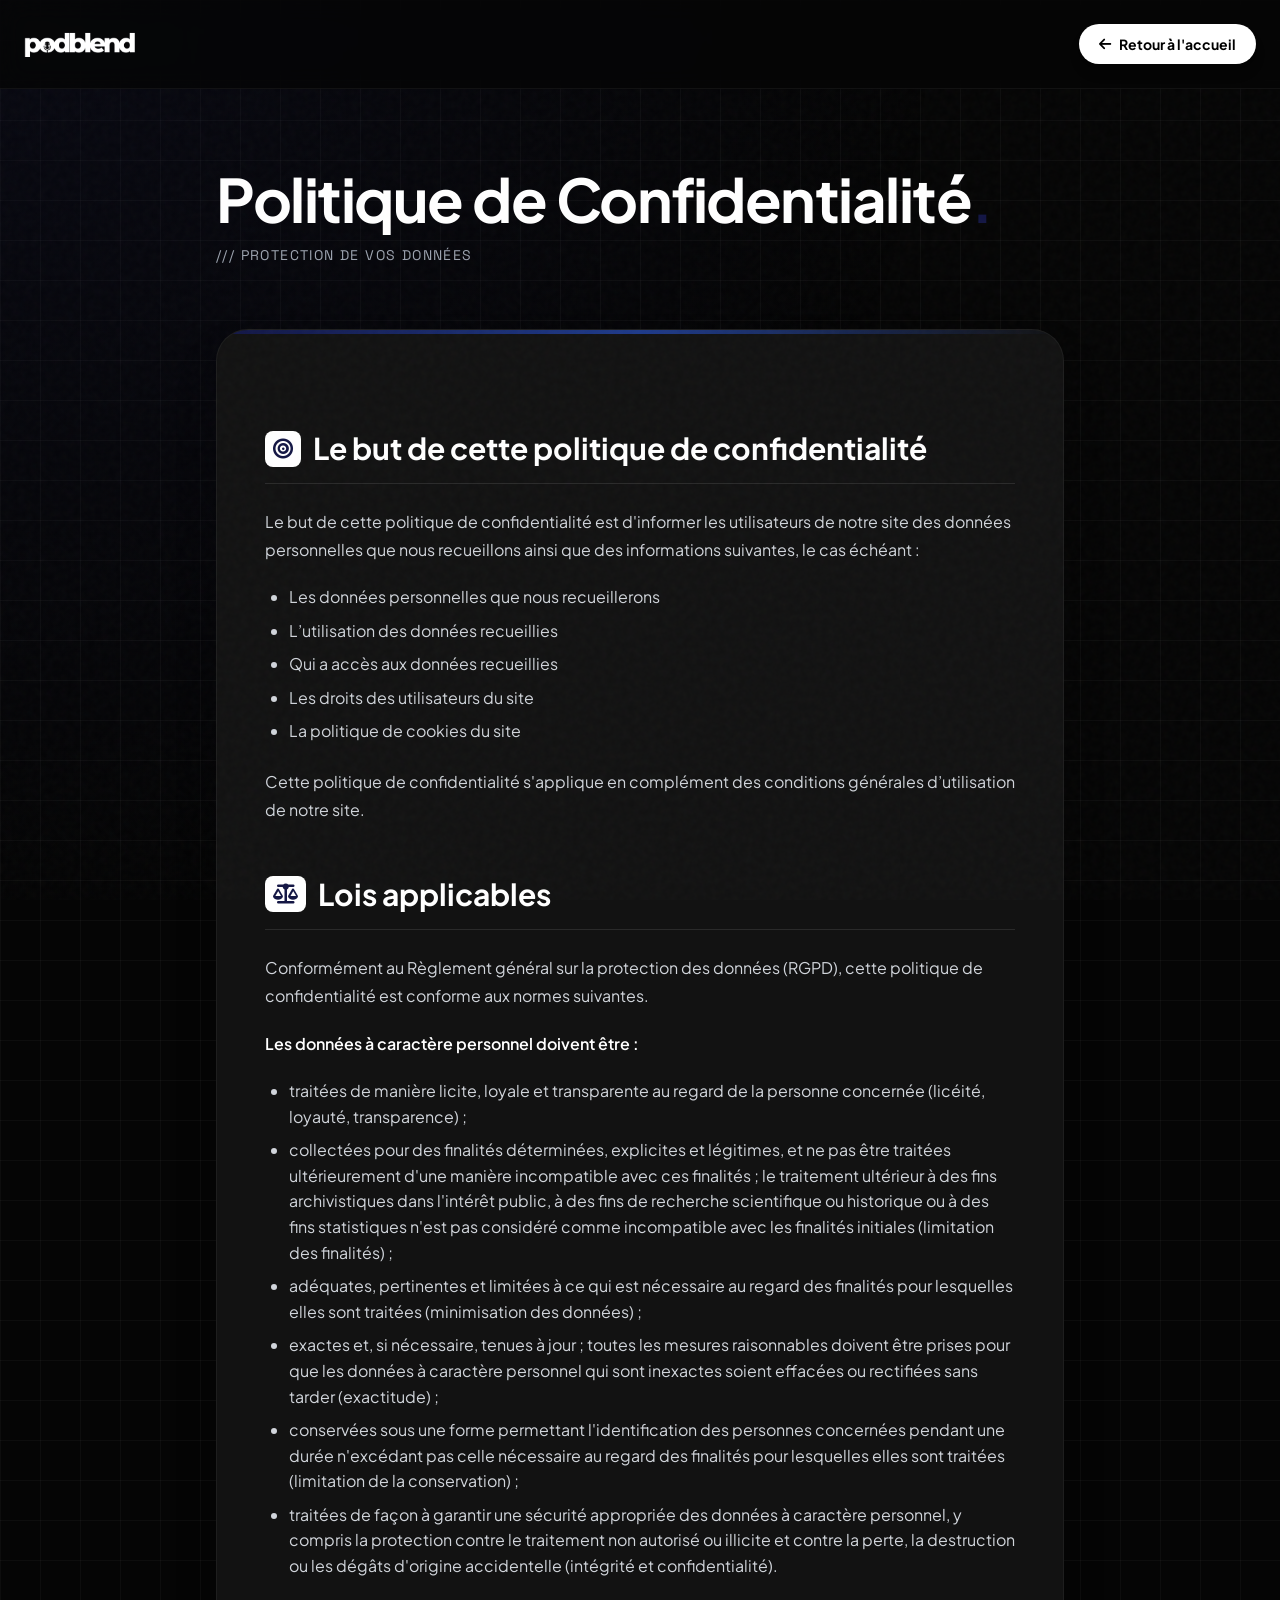
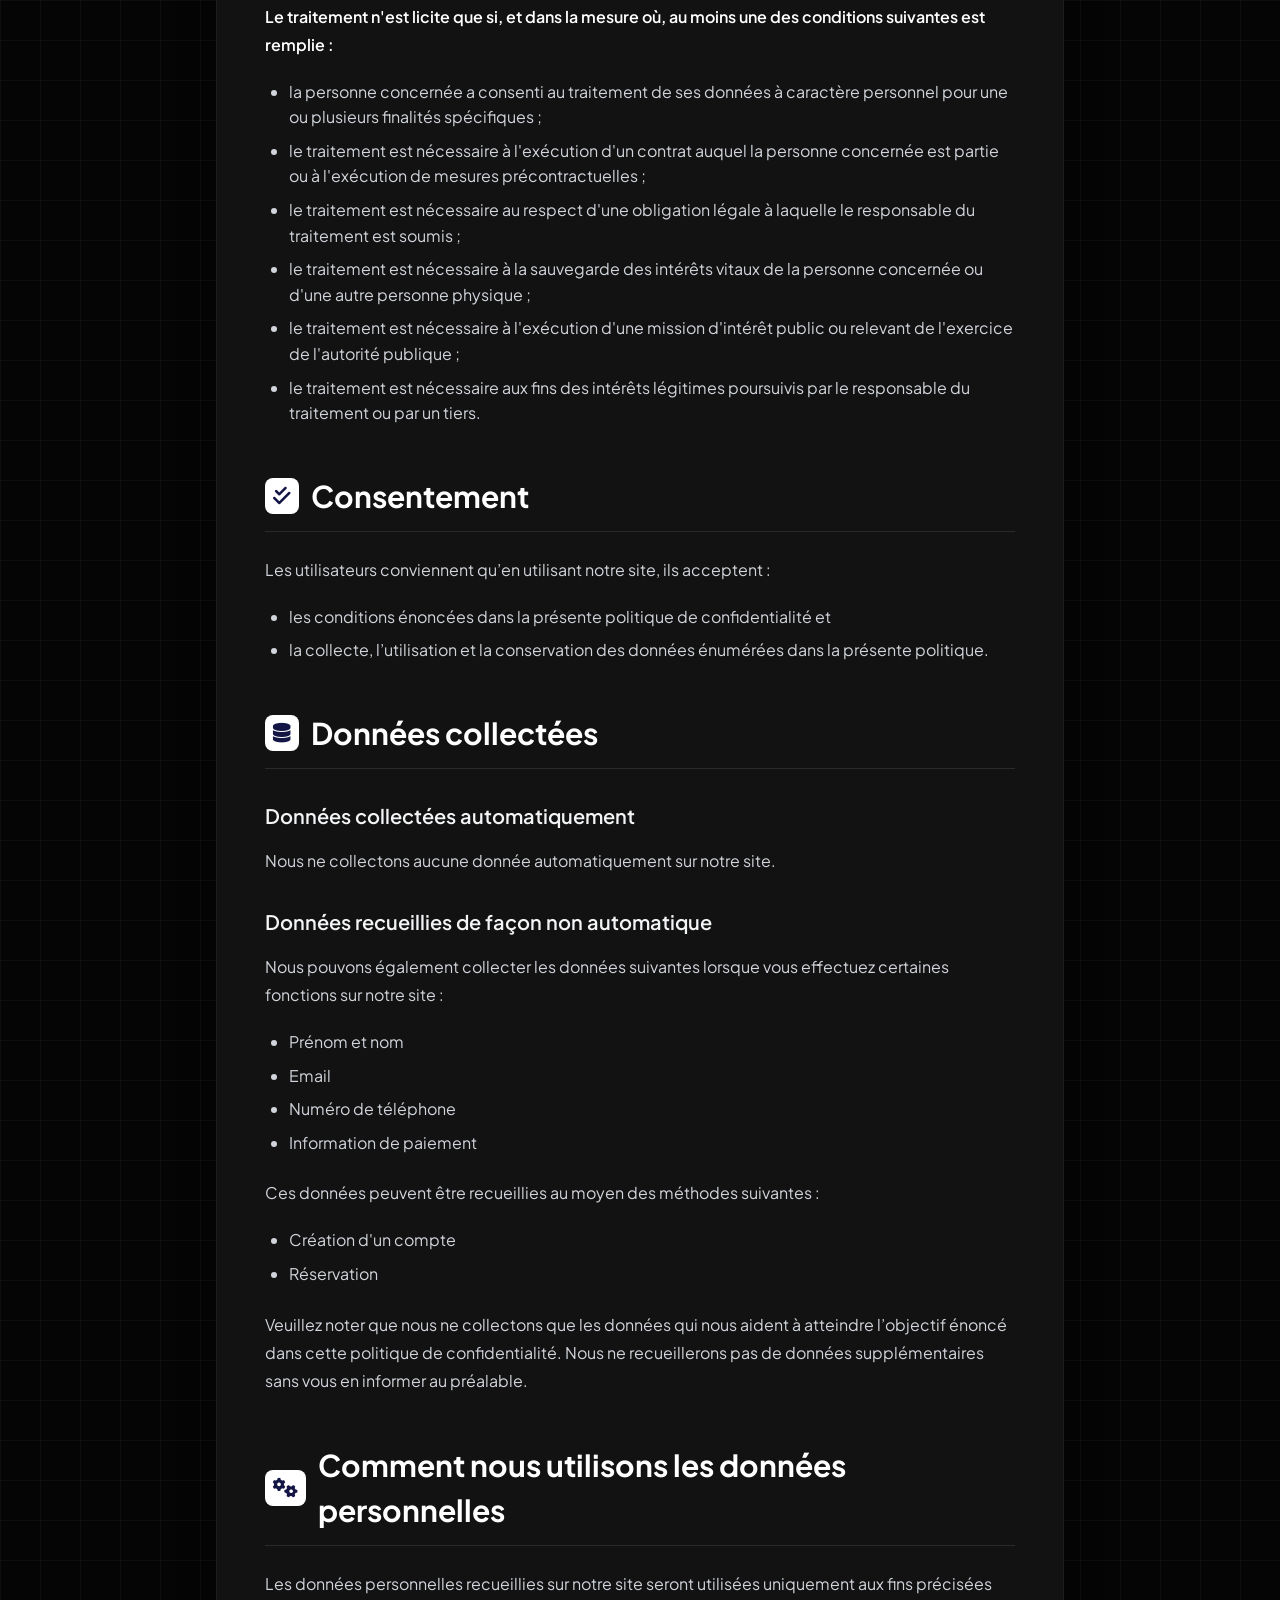
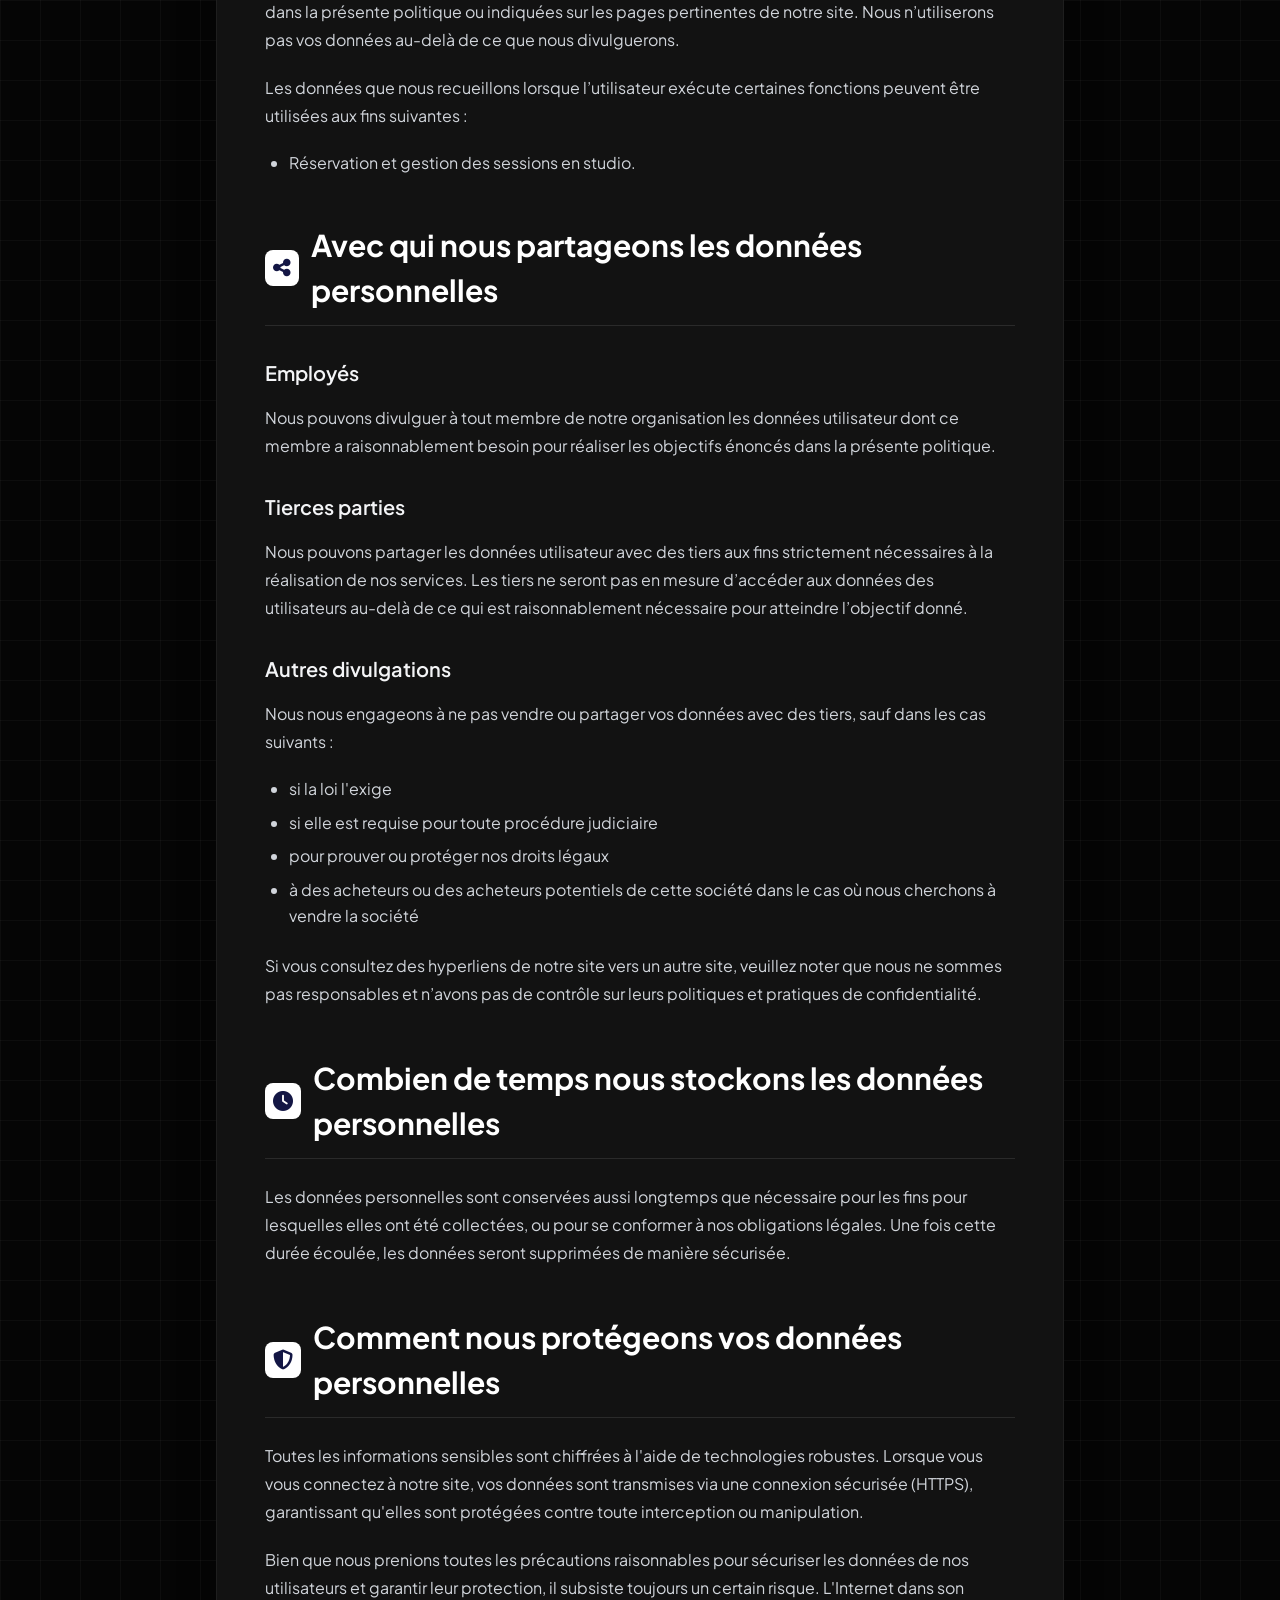
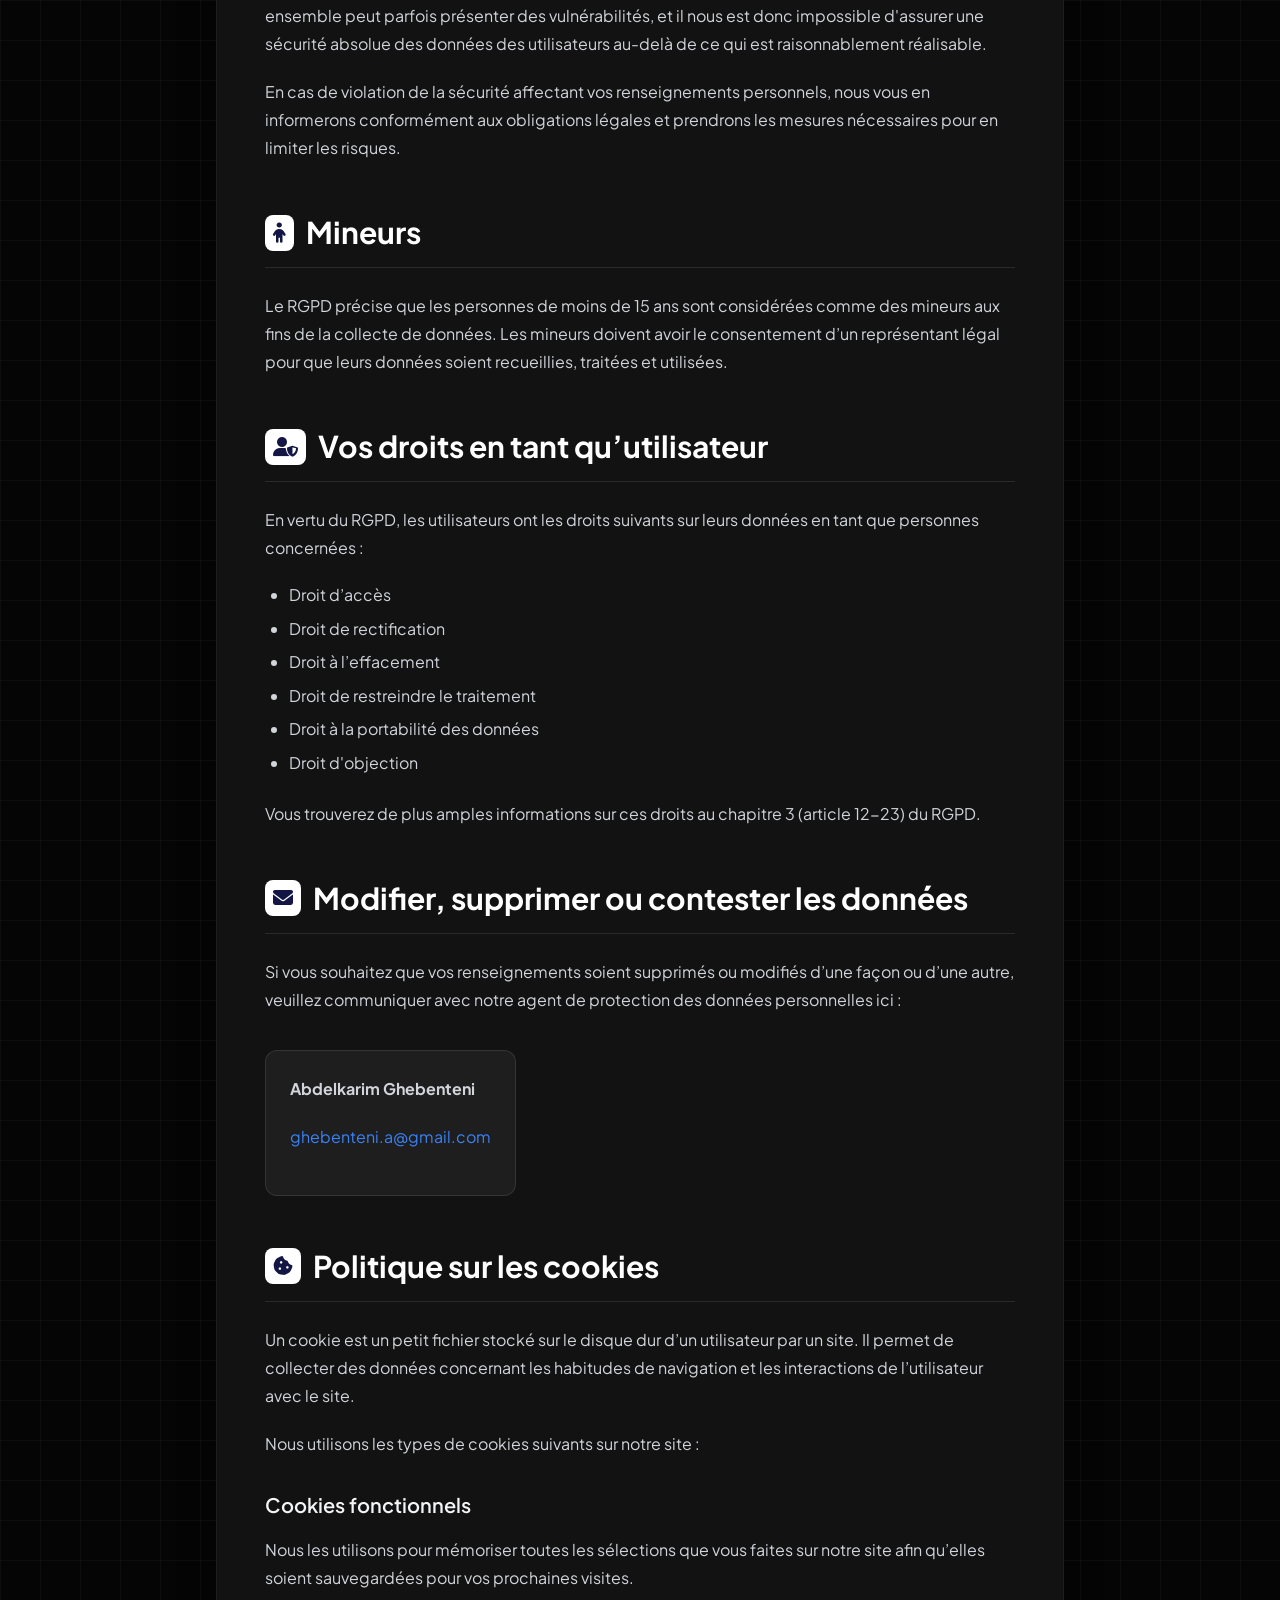
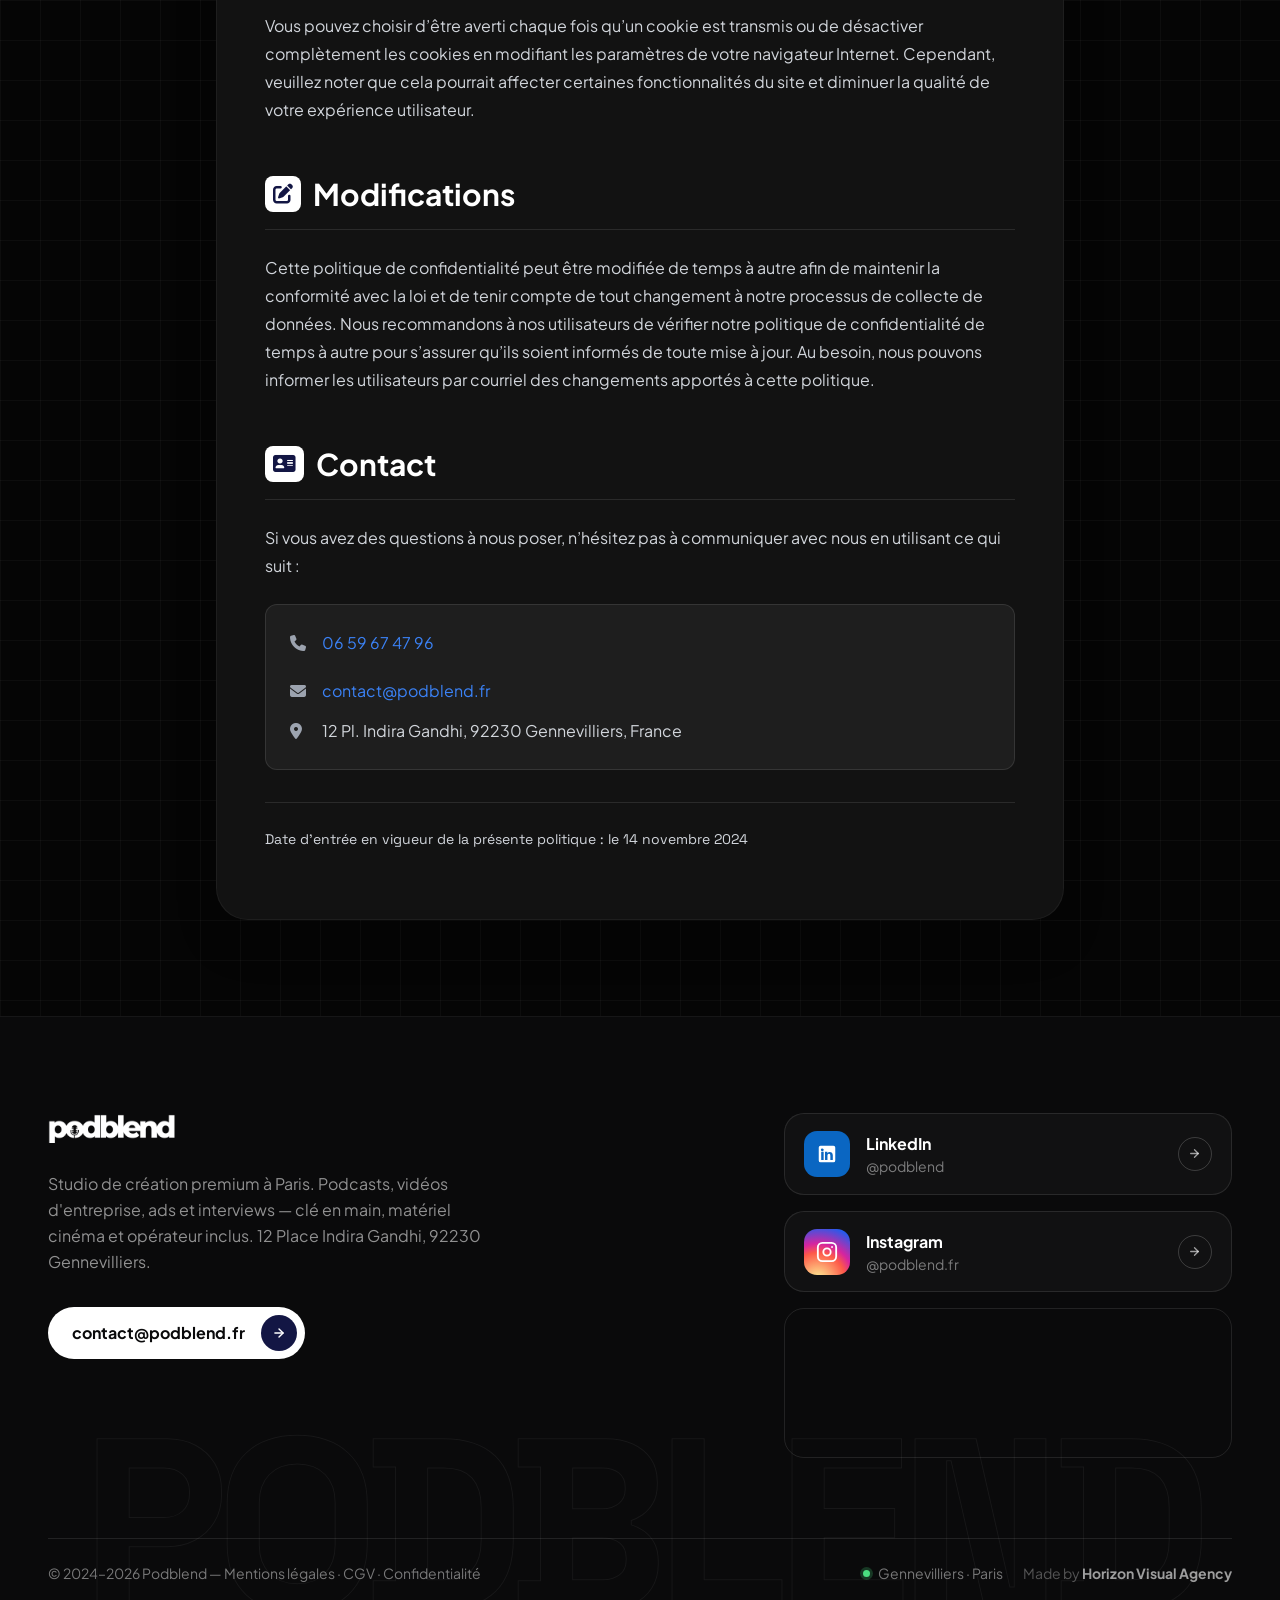
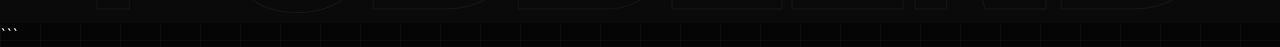
<file: politique-confidentialite.html>
<!DOCTYPE html>
<html lang="fr" class="scroll-smooth">
<head>
    <meta charset="UTF-8">
    <meta name="viewport" content="width=device-width, initial-scale=1.0">
    <title>Politique de Confidentialité - Podblend</title>
    <link rel="icon" href="favicon.ico" sizes="any">
    <link rel="icon" type="image/png" href="favicon.png">
    <link rel="apple-touch-icon" href="apple-touch-icon.png">
    <link rel="stylesheet" href="output.css">
    <link href="https://cdnjs.cloudflare.com/ajax/libs/font-awesome/6.4.0/css/all.min.css" rel="stylesheet">
    <link href="https://fonts.googleapis.com/css2?family=Plus+Jakarta+Sans:wght@300;400;500;600;700;800&family=Space+Grotesk:wght@300;400;500;600;700&display=swap" rel="stylesheet">
    
    <script>
        tailwind.config = {
            theme: {
                extend: {
                    fontFamily: {
                        sans: ['Plus Jakarta Sans', 'sans-serif'],
                        mono: ['Space Grotesk', 'monospace'],
                    },
                    colors: {
                        brand: {
                            dark: '#050505',
                            card: '#121212',
                            deep: '#131644',
                            accent: '#3b82f6',
                        }
                    },
                    animation: {
                        'fade-in-up': 'fadeInUp 0.8s cubic-bezier(0.16, 1, 0.3, 1) forwards',
                    },
                    keyframes: {
                        fadeInUp: {
                            '0%': { opacity: '0', transform: 'translateY(20px)' },
                            '100%': { opacity: '1', transform: 'translateY(0)' },
                        }
                    }
                }
            }
        }
    </script>
    <style>
        body {
            background-color: #050505;
            color: white;
            overflow-x: hidden;
        }

        /* --- GLOBAL NOISE --- */
        .noise-overlay {
            position: fixed; top: 0; left: 0; width: 100%; height: 100%; pointer-events: none; z-index: 40; opacity: 0.03;
            background-image: url("data:image/svg+xml,%3Csvg viewBox='0 0 200 200' xmlns='http://www.w3.org/2000/svg'%3E%3Cfilter id='noiseFilter'%3E%3CfeTurbulence type='fractalNoise' baseFrequency='0.65' numOctaves='3' stitchTiles='stitch'/%3E%3C/filter%3E%3Crect width='100%25' height='100%25' filter='url(%23noiseFilter)'/%3E%3C/svg%3E");
        }

        /* --- BACKGROUNDS --- */
        .bg-grid-dark {
            background-size: 40px 40px;
            background-image: linear-gradient(to right, rgba(255, 255, 255, 0.03) 1px, transparent 1px),
                              linear-gradient(to bottom, rgba(255, 255, 255, 0.03) 1px, transparent 1px);
        }

        /* --- CONTENT TYPOGRAPHY --- */
        .legal-content h2 {
            font-size: 1.5rem;
            font-weight: 700;
            color: #ffffff;
            margin-top: 3rem;
            margin-bottom: 1.5rem;
            display: flex;
            align-items: center;
            gap: 0.75rem;
            border-bottom: 1px solid rgba(255, 255, 255, 0.1);
            padding-bottom: 0.75rem;
        }
        @media (min-width: 768px) {
            .legal-content h2 { font-size: 1.875rem; }
        }
        .legal-content h2 i {
            color: #131644;
            background: white;
            padding: 0.5rem;
            border-radius: 0.5rem;
            font-size: 1.25rem;
        }
        .legal-content h3 {
            font-size: 1.25rem;
            font-weight: 600;
            color: #f3f4f6;
            margin-top: 2rem;
            margin-bottom: 1rem;
        }
        .legal-content p {
            color: #d1d5db;
            margin-bottom: 1.25rem;
            line-height: 1.75;
        }
        .legal-content ul {
            color: #d1d5db;
            margin-bottom: 1.5rem;
            padding-left: 1.5rem;
            list-style-type: disc;
        }
        .legal-content ul li {
            margin-bottom: 0.5rem;
            line-height: 1.6;
        }
        .legal-content strong {
            color: #ffffff;
            font-weight: 600;
        }
        .legal-content a {
            color: #3b82f6;
            text-decoration: underline;
            text-decoration-color: transparent;
            transition: text-decoration-color 0.3s ease;
        }
        .legal-content a:hover {
            text-decoration-color: #3b82f6;
        }
    
/* ---- Footer riche — aligné sur l'index ---- */
:root{--ink:#0A0A0B;--txt-d:#F4F4F5;--accent:#131644;--accent-bright:#3b82f6;}
.world-dark{background:var(--ink); color:var(--txt-d); position:relative;}
.footer-wm{position:absolute; left:50%; bottom:-1.5rem; transform:translateX(-50%); font-family:'Space Grotesk',monospace; font-weight:700; letter-spacing:-.05em; line-height:1; white-space:nowrap; pointer-events:none; user-select:none; font-size:clamp(5rem,19vw,17rem); color:transparent; -webkit-text-stroke:1px rgba(255,255,255,.055); z-index:0;}
.footer-mail{background:#fff; color:var(--ink); border-radius:999px; padding:.5rem .5rem .5rem 1.5rem; font-weight:700; transition:all .35s cubic-bezier(.22,1,.36,1);}
.footer-mail:hover{transform:translateY(-2px); box-shadow:0 18px 40px -16px rgba(255,255,255,.22);}
.footer-mail-arrow{width:36px; height:36px; border-radius:50%; background:var(--accent); color:#fff; display:inline-flex; align-items:center; justify-content:center; transition:transform .35s ease;}
.footer-mail:hover .footer-mail-arrow{transform:rotate(-45deg);}
.social-card{display:flex; align-items:center; gap:1rem; padding:1.05rem 1.2rem; border-radius:20px; background:rgba(255,255,255,.03); border:1px solid rgba(255,255,255,.10); transition:all .4s cubic-bezier(.22,1,.36,1);}
.social-card:hover{background:rgba(255,255,255,.06); border-color:rgba(255,255,255,.2); transform:translateY(-3px);}
.social-card-ic{width:46px; height:46px; border-radius:13px; display:flex; align-items:center; justify-content:center; flex-shrink:0; color:#fff;}
.social-card-arrow{margin-left:auto; width:34px; height:34px; border-radius:50%; border:1px solid rgba(255,255,255,.18); display:inline-flex; align-items:center; justify-content:center; color:rgba(255,255,255,.6); transition:all .35s ease;}
.social-card:hover .social-card-arrow{background:var(--accent); border-color:var(--accent); color:#fff; transform:rotate(-45deg);}
.footer-map-card{border-radius:20px; overflow:hidden; border:1px solid rgba(255,255,255,.10); height:150px; filter:grayscale(.45); transition:filter .5s ease, border-color .5s ease;}
.footer-map-card:hover{filter:grayscale(0); border-color:rgba(255,255,255,.2);}
.footer-map-card iframe{width:100%; height:100%; border:0; display:block;}
.hk-dot{width:7px; height:7px; border-radius:50%; background:#4ade80; box-shadow:0 0 0 3px rgba(74,222,128,.22);}
        </style>
</head>
<body class="antialiased selection:bg-[#131644] selection:text-white font-sans bg-grid-dark min-h-screen flex flex-col">

    <div class="noise-overlay"></div>
    <div class="fixed inset-0 bg-[radial-gradient(circle_at_top_left,rgba(19,22,68,0.2)_0%,transparent_60%)] pointer-events-none z-0"></div>

    <!-- NAV -->
    <nav class="w-full z-50 top-0 left-0 px-4 md:px-6 py-6 border-b border-white/5 bg-[#050505]/80 backdrop-blur-md sticky">
        <div class="flex justify-between items-center max-w-7xl mx-auto">
            <a href="index.html" class="block w-20 md:w-28 hover:opacity-80 transition cursor-pointer">
                <img src="votre-logo.webp" alt="Podblend" class="w-full h-auto">
            </a>
            
            <a href="index.html" class="bg-white text-black px-5 py-2.5 text-xs md:text-sm rounded-full font-bold hover:bg-[#131644] hover:text-white transition-all duration-300 shadow-lg hover:shadow-xl flex items-center gap-2 group">
                <i class="fa-solid fa-arrow-left group-hover:-translate-x-1 transition-transform"></i> Retour à l'accueil
            </a>
        </div>
    </nav>

    <!-- CONTENT -->
    <main class="relative z-10 flex-grow pt-12 pb-24 px-6 max-w-4xl mx-auto w-full">
        <div class="animate-fade-in-up">
            
            <div class="mb-12 md:mb-16 mt-8">
                <h1 class="text-4xl md:text-6xl font-bold tracking-tight mb-4">Politique de Confidentialité<span class="text-[#131644]">.</span></h1>
                <p class="text-gray-400 font-mono text-sm tracking-widest uppercase">/// Protection de vos données</p>
            </div>
            
            <!-- Article Container -->
            <article class="bg-[#121212] border border-white/5 rounded-[2rem] p-6 md:p-12 shadow-2xl relative overflow-hidden legal-content">
                <div class="absolute top-0 left-0 w-full h-1 bg-gradient-to-r from-[#131644] via-blue-900 to-transparent"></div>
                
                <h2><i class="fa-solid fa-bullseye"></i> Le but de cette politique de confidentialité</h2>
                <p>Le but de cette politique de confidentialité est d'informer les utilisateurs de notre site des données personnelles que nous recueillons ainsi que des informations suivantes, le cas échéant :</p>
                <ul>
                    <li>Les données personnelles que nous recueillerons</li>
                    <li>L’utilisation des données recueillies</li>
                    <li>Qui a accès aux données recueillies</li>
                    <li>Les droits des utilisateurs du site</li>
                    <li>La politique de cookies du site</li>
                </ul>
                <p>Cette politique de confidentialité s'applique en complément des conditions générales d’utilisation de notre site.</p>

                <h2><i class="fa-solid fa-scale-balanced"></i> Lois applicables</h2>
                <p>Conformément au Règlement général sur la protection des données (RGPD), cette politique de confidentialité est conforme aux normes suivantes.</p>
                <p><strong>Les données à caractère personnel doivent être :</strong></p>
                <ul>
                    <li>traitées de manière licite, loyale et transparente au regard de la personne concernée (licéité, loyauté, transparence) ;</li>
                    <li>collectées pour des finalités déterminées, explicites et légitimes, et ne pas être traitées ultérieurement d'une manière incompatible avec ces finalités ; le traitement ultérieur à des fins archivistiques dans l'intérêt public, à des fins de recherche scientifique ou historique ou à des fins statistiques n'est pas considéré comme incompatible avec les finalités initiales (limitation des finalités) ;</li>
                    <li>adéquates, pertinentes et limitées à ce qui est nécessaire au regard des finalités pour lesquelles elles sont traitées (minimisation des données) ;</li>
                    <li>exactes et, si nécessaire, tenues à jour ; toutes les mesures raisonnables doivent être prises pour que les données à caractère personnel qui sont inexactes soient effacées ou rectifiées sans tarder (exactitude) ;</li>
                    <li>conservées sous une forme permettant l'identification des personnes concernées pendant une durée n'excédant pas celle nécessaire au regard des finalités pour lesquelles elles sont traitées (limitation de la conservation) ;</li>
                    <li>traitées de façon à garantir une sécurité appropriée des données à caractère personnel, y compris la protection contre le traitement non autorisé ou illicite et contre la perte, la destruction ou les dégâts d'origine accidentelle (intégrité et confidentialité).</li>
                </ul>
                <p><strong>Le traitement n'est licite que si, et dans la mesure où, au moins une des conditions suivantes est remplie :</strong></p>
                <ul>
                    <li>la personne concernée a consenti au traitement de ses données à caractère personnel pour une ou plusieurs finalités spécifiques ;</li>
                    <li>le traitement est nécessaire à l'exécution d'un contrat auquel la personne concernée est partie ou à l'exécution de mesures précontractuelles ;</li>
                    <li>le traitement est nécessaire au respect d'une obligation légale à laquelle le responsable du traitement est soumis ;</li>
                    <li>le traitement est nécessaire à la sauvegarde des intérêts vitaux de la personne concernée ou d'une autre personne physique ;</li>
                    <li>le traitement est nécessaire à l'exécution d'une mission d'intérêt public ou relevant de l'exercice de l'autorité publique ;</li>
                    <li>le traitement est nécessaire aux fins des intérêts légitimes poursuivis par le responsable du traitement ou par un tiers.</li>
                </ul>

                <h2><i class="fa-solid fa-check-double"></i> Consentement</h2>
                <p>Les utilisateurs conviennent qu’en utilisant notre site, ils acceptent :</p>
                <ul>
                    <li>les conditions énoncées dans la présente politique de confidentialité et</li>
                    <li>la collecte, l’utilisation et la conservation des données énumérées dans la présente politique.</li>
                </ul>

                <h2><i class="fa-solid fa-database"></i> Données collectées</h2>
                <h3>Données collectées automatiquement</h3>
                <p>Nous ne collectons aucune donnée automatiquement sur notre site.</p>
                
                <h3>Données recueillies de façon non automatique</h3>
                <p>Nous pouvons également collecter les données suivantes lorsque vous effectuez certaines fonctions sur notre site :</p>
                <ul>
                    <li>Prénom et nom</li>
                    <li>Email</li>
                    <li>Numéro de téléphone</li>
                    <li>Information de paiement</li>
                </ul>
                <p>Ces données peuvent être recueillies au moyen des méthodes suivantes :</p>
                <ul>
                    <li>Création d'un compte</li>
                    <li>Réservation</li>
                </ul>
                <p>Veuillez noter que nous ne collectons que les données qui nous aident à atteindre l’objectif énoncé dans cette politique de confidentialité. Nous ne recueillerons pas de données supplémentaires sans vous en informer au préalable.</p>

                <h2><i class="fa-solid fa-gears"></i> Comment nous utilisons les données personnelles</h2>
                <p>Les données personnelles recueillies sur notre site seront utilisées uniquement aux fins précisées dans la présente politique ou indiquées sur les pages pertinentes de notre site. Nous n’utiliserons pas vos données au-delà de ce que nous divulguerons.</p>
                <p>Les données que nous recueillons lorsque l’utilisateur exécute certaines fonctions peuvent être utilisées aux fins suivantes :</p>
                <ul>
                    <li>Réservation et gestion des sessions en studio.</li>
                </ul>

                <h2><i class="fa-solid fa-share-nodes"></i> Avec qui nous partageons les données personnelles</h2>
                <h3>Employés</h3>
                <p>Nous pouvons divulguer à tout membre de notre organisation les données utilisateur dont ce membre a raisonnablement besoin pour réaliser les objectifs énoncés dans la présente politique.</p>
                
                <h3>Tierces parties</h3>
                <p>Nous pouvons partager les données utilisateur avec des tiers aux fins strictement nécessaires à la réalisation de nos services. Les tiers ne seront pas en mesure d’accéder aux données des utilisateurs au-delà de ce qui est raisonnablement nécessaire pour atteindre l’objectif donné.</p>
                
                <h3>Autres divulgations</h3>
                <p>Nous nous engageons à ne pas vendre ou partager vos données avec des tiers, sauf dans les cas suivants :</p>
                <ul>
                    <li>si la loi l'exige</li>
                    <li>si elle est requise pour toute procédure judiciaire</li>
                    <li>pour prouver ou protéger nos droits légaux</li>
                    <li>à des acheteurs ou des acheteurs potentiels de cette société dans le cas où nous cherchons à vendre la société</li>
                </ul>
                <p>Si vous consultez des hyperliens de notre site vers un autre site, veuillez noter que nous ne sommes pas responsables et n’avons pas de contrôle sur leurs politiques et pratiques de confidentialité.</p>

                <h2><i class="fa-solid fa-clock"></i> Combien de temps nous stockons les données personnelles</h2>
                <p>Les données personnelles sont conservées aussi longtemps que nécessaire pour les fins pour lesquelles elles ont été collectées, ou pour se conformer à nos obligations légales. Une fois cette durée écoulée, les données seront supprimées de manière sécurisée.</p>

                <h2><i class="fa-solid fa-shield-halved"></i> Comment nous protégeons vos données personnelles</h2>
                <p>Toutes les informations sensibles sont chiffrées à l'aide de technologies robustes. Lorsque vous vous connectez à notre site, vos données sont transmises via une connexion sécurisée (HTTPS), garantissant qu'elles sont protégées contre toute interception ou manipulation.</p>
                <p>Bien que nous prenions toutes les précautions raisonnables pour sécuriser les données de nos utilisateurs et garantir leur protection, il subsiste toujours un certain risque. L'Internet dans son ensemble peut parfois présenter des vulnérabilités, et il nous est donc impossible d'assurer une sécurité absolue des données des utilisateurs au-delà de ce qui est raisonnablement réalisable.</p>
                <p>En cas de violation de la sécurité affectant vos renseignements personnels, nous vous en informerons conformément aux obligations légales et prendrons les mesures nécessaires pour en limiter les risques.</p>

                <h2><i class="fa-solid fa-child"></i> Mineurs</h2>
                <p>Le RGPD précise que les personnes de moins de 15 ans sont considérées comme des mineurs aux fins de la collecte de données. Les mineurs doivent avoir le consentement d’un représentant légal pour que leurs données soient recueillies, traitées et utilisées.</p>

                <h2><i class="fa-solid fa-user-shield"></i> Vos droits en tant qu’utilisateur</h2>
                <p>En vertu du RGPD, les utilisateurs ont les droits suivants sur leurs données en tant que personnes concernées :</p>
                <ul>
                    <li>Droit d’accès</li>
                    <li>Droit de rectification</li>
                    <li>Droit à l’effacement</li>
                    <li>Droit de restreindre le traitement</li>
                    <li>Droit à la portabilité des données</li>
                    <li>Droit d'objection</li>
                </ul>
                <p>Vous trouverez de plus amples informations sur ces droits au chapitre 3 (article 12-23) du RGPD.</p>

                <h2><i class="fa-solid fa-envelope"></i> Modifier, supprimer ou contester les données</h2>
                <p>Si vous souhaitez que vos renseignements soient supprimés ou modifiés d’une façon ou d’une autre, veuillez communiquer avec notre agent de protection des données personnelles ici :</p>
                <div class="bg-white/5 p-6 rounded-xl mt-4 border border-white/10 inline-block">
                    <p class="font-bold text-white mb-1">Abdelkarim Ghebenteni</p>
                    <p class="text-[#3b82f6]"><a href="mailto:ghebenteni.a@gmail.com">ghebenteni.a@gmail.com</a></p>
                </div>

                <h2><i class="fa-solid fa-cookie-bite"></i> Politique sur les cookies</h2>
                <p>Un cookie est un petit fichier stocké sur le disque dur d’un utilisateur par un site. Il permet de collecter des données concernant les habitudes de navigation et les interactions de l’utilisateur avec le site.</p>
                <p>Nous utilisons les types de cookies suivants sur notre site :</p>
                <h3>Cookies fonctionnels</h3>
                <p>Nous les utilisons pour mémoriser toutes les sélections que vous faites sur notre site afin qu’elles soient sauvegardées pour vos prochaines visites.</p>
                <p>Vous pouvez choisir d’être averti chaque fois qu’un cookie est transmis ou de désactiver complètement les cookies en modifiant les paramètres de votre navigateur Internet. Cependant, veuillez noter que cela pourrait affecter certaines fonctionnalités du site et diminuer la qualité de votre expérience utilisateur.</p>

                <h2><i class="fa-solid fa-pen-to-square"></i> Modifications</h2>
                <p>Cette politique de confidentialité peut être modifiée de temps à autre afin de maintenir la conformité avec la loi et de tenir compte de tout changement à notre processus de collecte de données. Nous recommandons à nos utilisateurs de vérifier notre politique de confidentialité de temps à autre pour s’assurer qu’ils soient informés de toute mise à jour. Au besoin, nous pouvons informer les utilisateurs par courriel des changements apportés à cette politique.</p>

                <h2><i class="fa-solid fa-address-card"></i> Contact</h2>
                <p>Si vous avez des questions à nous poser, n’hésitez pas à communiquer avec nous en utilisant ce qui suit :</p>
                <div class="space-y-3 mt-6 bg-white/5 p-6 rounded-xl border border-white/10">
                    <p class="flex items-center gap-3"><i class="fa-solid fa-phone w-5 text-gray-400"></i> <a href="tel:+33659674796" class="hover:text-white transition">06 59 67 47 96</a></p>
                    <p class="flex items-center gap-3"><i class="fa-solid fa-envelope w-5 text-gray-400"></i> <a href="mailto:contact@podblend.fr" class="hover:text-white transition">contact@podblend.fr</a></p>
                    <p class="flex items-center gap-3"><i class="fa-solid fa-location-dot w-5 text-gray-400"></i> 12 Pl. Indira Gandhi, 92230 Gennevilliers, France</p>
                </div>
                
                <p class="mt-8 pt-6 border-t border-white/10 text-sm text-gray-500 font-mono">
                    Date d’entrée en vigueur de la présente politique : le 14 novembre 2024
                </p>

            </article>
        </div>
    </main>

    <!-- FOOTER MINIMAL -->
    <footer class="world-dark relative overflow-hidden border-t border-white/5 pt-20 md:pt-24 pb-10">
    <div class="footer-wm" aria-hidden="true">PODBLEND</div>
    <div class="relative z-10 max-w-container mx-auto px-6 md:px-12">
        <div class="grid grid-cols-1 lg:grid-cols-2 gap-12 lg:gap-24 items-start">
            <!-- Bloc identité -->
            <div>
                <a href="index.html#hero" class="block w-32 mb-7 hover:opacity-80 transition">
                    <img src="votre-logo.webp" alt="Podblend" class="w-full h-auto" loading="lazy" width="128" height="36">
                </a>
                <p class="text-white/55 max-w-md leading-relaxed mb-8">Studio de création premium à Paris. Podcasts, vidéos d'entreprise, ads et interviews — clé en main, matériel cinéma et opérateur inclus. 12 Place Indira Gandhi, 92230 Gennevilliers.</p>
                <a href="mailto:contact@podblend.fr" class="footer-mail inline-flex items-center gap-4">
                    <span>contact@podblend.fr</span>
                    <span class="footer-mail-arrow"><svg width="14" height="14" viewBox="0 0 24 24" fill="none" stroke="currentColor" stroke-width="2.4" stroke-linecap="round" stroke-linejoin="round"><path d="M5 12h14"/><path d="m12 5 7 7-7 7"/></svg></span>
                </a>
            </div>
            <!-- Cartes réseaux -->
            <div class="flex flex-col gap-4 w-full lg:max-w-md lg:ml-auto">
                <a href="https://www.linkedin.com/company/podblend/" target="_blank" rel="noopener noreferrer" class="social-card">
                    <span class="social-card-ic" style="background:#0A66C2"><svg width="22" height="22" viewBox="0 0 24 24" fill="currentColor"><path d="M19 3a2 2 0 0 1 2 2v14a2 2 0 0 1-2 2H5a2 2 0 0 1-2-2V5a2 2 0 0 1 2-2h14zM8.34 9.5H5.67V18.5h2.67V9.5zM7 5.88a1.55 1.55 0 1 0 0 3.09 1.55 1.55 0 0 0 0-3.09zM18.34 18.5v-4.93c0-2.64-1.41-3.87-3.29-3.87a2.84 2.84 0 0 0-2.57 1.41h-.04V9.5H9.84V18.5h2.67v-4.46c0-1.18.22-2.32 1.68-2.32 1.44 0 1.46 1.35 1.46 2.39v4.39h2.69z"/></svg></span>
                    <span><span class="block font-bold text-white">LinkedIn</span><span class="block text-white/45 text-sm">@podblend</span></span>
                    <span class="social-card-arrow"><svg width="13" height="13" viewBox="0 0 24 24" fill="none" stroke="currentColor" stroke-width="2.4" stroke-linecap="round" stroke-linejoin="round"><path d="M5 12h14"/><path d="m12 5 7 7-7 7"/></svg></span>
                </a>
                <a href="https://www.instagram.com/podblend.fr/" target="_blank" rel="noopener noreferrer" class="social-card">
                    <span class="social-card-ic" style="background:radial-gradient(circle at 30% 110%, #fdf497 0%, #fd5949 45%, #d6249f 60%, #285AEB 90%)"><svg width="22" height="22" viewBox="0 0 24 24" fill="none" stroke="currentColor" stroke-width="2" stroke-linecap="round" stroke-linejoin="round"><rect x="2" y="2" width="20" height="20" rx="5"/><circle cx="12" cy="12" r="4"/><line x1="17.5" y1="6.5" x2="17.5" y2="6.5"/></svg></span>
                    <span><span class="block font-bold text-white">Instagram</span><span class="block text-white/45 text-sm">@podblend.fr</span></span>
                    <span class="social-card-arrow"><svg width="13" height="13" viewBox="0 0 24 24" fill="none" stroke="currentColor" stroke-width="2.4" stroke-linecap="round" stroke-linejoin="round"><path d="M5 12h14"/><path d="m12 5 7 7-7 7"/></svg></span>
                </a>
                <div class="footer-map-card">
                    <iframe title="Carte studio Podblend Gennevilliers" src="https://www.google.com/maps?q=12+Place+Indira+Gandhi+92230+Gennevilliers&output=embed" loading="lazy"></iframe>
                </div>
            </div>
        </div>
        <!-- Barre de bas -->
        <div class="mt-16 md:mt-20 pt-6 border-t border-white/10 flex flex-col md:flex-row items-start md:items-center justify-between gap-5">
            <div class="text-white/45 text-sm">© 2024–2026 Podblend — <a href="legal.html" class="hover:text-white transition">Mentions légales</a> · <a href="cgv.html" class="hover:text-white transition">CGV</a> · <a href="politique-confidentialite.html" class="hover:text-white transition">Confidentialité</a></div>
            <div class="flex items-center gap-5 text-sm">
                <span class="flex items-center gap-2 text-white/45"><span class="hk-dot"></span> Gennevilliers · Paris</span>
                <span class="text-white/30">Made by <a href="https://horizon-visual-agency.com/" target="_blank" rel="noopener" class="text-white/60 font-bold hover:text-white transition">Horizon Visual Agency</a></span>
            </div>
        </div>
    </div>
</footer>

</body>
</html>
```
</file>
<file: output.css>
*,:after,:before{--tw-border-spacing-x:0;--tw-border-spacing-y:0;--tw-translate-x:0;--tw-translate-y:0;--tw-rotate:0;--tw-skew-x:0;--tw-skew-y:0;--tw-scale-x:1;--tw-scale-y:1;--tw-pan-x: ;--tw-pan-y: ;--tw-pinch-zoom: ;--tw-scroll-snap-strictness:proximity;--tw-gradient-from-position: ;--tw-gradient-via-position: ;--tw-gradient-to-position: ;--tw-ordinal: ;--tw-slashed-zero: ;--tw-numeric-figure: ;--tw-numeric-spacing: ;--tw-numeric-fraction: ;--tw-ring-inset: ;--tw-ring-offset-width:0px;--tw-ring-offset-color:#fff;--tw-ring-color:rgba(59,130,246,.5);--tw-ring-offset-shadow:0 0 #0000;--tw-ring-shadow:0 0 #0000;--tw-shadow:0 0 #0000;--tw-shadow-colored:0 0 #0000;--tw-blur: ;--tw-brightness: ;--tw-contrast: ;--tw-grayscale: ;--tw-hue-rotate: ;--tw-invert: ;--tw-saturate: ;--tw-sepia: ;--tw-drop-shadow: ;--tw-backdrop-blur: ;--tw-backdrop-brightness: ;--tw-backdrop-contrast: ;--tw-backdrop-grayscale: ;--tw-backdrop-hue-rotate: ;--tw-backdrop-invert: ;--tw-backdrop-opacity: ;--tw-backdrop-saturate: ;--tw-backdrop-sepia: ;--tw-contain-size: ;--tw-contain-layout: ;--tw-contain-paint: ;--tw-contain-style: }::backdrop{--tw-border-spacing-x:0;--tw-border-spacing-y:0;--tw-translate-x:0;--tw-translate-y:0;--tw-rotate:0;--tw-skew-x:0;--tw-skew-y:0;--tw-scale-x:1;--tw-scale-y:1;--tw-pan-x: ;--tw-pan-y: ;--tw-pinch-zoom: ;--tw-scroll-snap-strictness:proximity;--tw-gradient-from-position: ;--tw-gradient-via-position: ;--tw-gradient-to-position: ;--tw-ordinal: ;--tw-slashed-zero: ;--tw-numeric-figure: ;--tw-numeric-spacing: ;--tw-numeric-fraction: ;--tw-ring-inset: ;--tw-ring-offset-width:0px;--tw-ring-offset-color:#fff;--tw-ring-color:rgba(59,130,246,.5);--tw-ring-offset-shadow:0 0 #0000;--tw-ring-shadow:0 0 #0000;--tw-shadow:0 0 #0000;--tw-shadow-colored:0 0 #0000;--tw-blur: ;--tw-brightness: ;--tw-contrast: ;--tw-grayscale: ;--tw-hue-rotate: ;--tw-invert: ;--tw-saturate: ;--tw-sepia: ;--tw-drop-shadow: ;--tw-backdrop-blur: ;--tw-backdrop-brightness: ;--tw-backdrop-contrast: ;--tw-backdrop-grayscale: ;--tw-backdrop-hue-rotate: ;--tw-backdrop-invert: ;--tw-backdrop-opacity: ;--tw-backdrop-saturate: ;--tw-backdrop-sepia: ;--tw-contain-size: ;--tw-contain-layout: ;--tw-contain-paint: ;--tw-contain-style: }/*! tailwindcss v3.4.19 | MIT License | https://tailwindcss.com*/*,:after,:before{box-sizing:border-box;border:0 solid #e5e7eb}:after,:before{--tw-content:""}:host,html{line-height:1.5;-webkit-text-size-adjust:100%;-moz-tab-size:4;-o-tab-size:4;tab-size:4;font-family:Plus Jakarta Sans,sans-serif;font-feature-settings:normal;font-variation-settings:normal;-webkit-tap-highlight-color:transparent}body{margin:0;line-height:inherit}hr{height:0;color:inherit;border-top-width:1px}abbr:where([title]){-webkit-text-decoration:underline dotted;text-decoration:underline dotted}h1,h2,h3,h4,h5,h6{font-size:inherit;font-weight:inherit}a{color:inherit;text-decoration:inherit}b,strong{font-weight:bolder}code,kbd,pre,samp{font-family:Space Grotesk,monospace;font-feature-settings:normal;font-variation-settings:normal;font-size:1em}small{font-size:80%}sub,sup{font-size:75%;line-height:0;position:relative;vertical-align:baseline}sub{bottom:-.25em}sup{top:-.5em}table{text-indent:0;border-color:inherit;border-collapse:collapse}button,input,optgroup,select,textarea{font-family:inherit;font-feature-settings:inherit;font-variation-settings:inherit;font-size:100%;font-weight:inherit;line-height:inherit;letter-spacing:inherit;color:inherit;margin:0;padding:0}button,select{text-transform:none}button,input:where([type=button]),input:where([type=reset]),input:where([type=submit]){-webkit-appearance:button;background-color:transparent;background-image:none}:-moz-focusring{outline:auto}:-moz-ui-invalid{box-shadow:none}progress{vertical-align:baseline}::-webkit-inner-spin-button,::-webkit-outer-spin-button{height:auto}[type=search]{-webkit-appearance:textfield;outline-offset:-2px}::-webkit-search-decoration{-webkit-appearance:none}::-webkit-file-upload-button{-webkit-appearance:button;font:inherit}summary{display:list-item}blockquote,dd,dl,figure,h1,h2,h3,h4,h5,h6,hr,p,pre{margin:0}fieldset{margin:0}fieldset,legend{padding:0}menu,ol,ul{list-style:none;margin:0;padding:0}dialog{padding:0}textarea{resize:vertical}input::-moz-placeholder,textarea::-moz-placeholder{opacity:1;color:#9ca3af}input::placeholder,textarea::placeholder{opacity:1;color:#9ca3af}[role=button],button{cursor:pointer}:disabled{cursor:default}audio,canvas,embed,iframe,img,object,svg,video{display:block;vertical-align:middle}img,video{max-width:100%;height:auto}[hidden]:where(:not([hidden=until-found])){display:none}.pointer-events-none{pointer-events:none}.pointer-events-auto{pointer-events:auto}.fixed{position:fixed}.absolute{position:absolute}.relative{position:relative}.sticky{position:sticky}.inset-0{inset:0}.inset-x-0{left:0;right:0}.-bottom-48{bottom:-12rem}.-left-40{left:-10rem}.-right-12{right:-3rem}.-right-52{right:-13rem}.-top-12{top:-3rem}.-top-20{top:-5rem}.bottom-0{bottom:0}.bottom-7{bottom:1.75rem}.left-0{left:0}.left-1\/2{left:50%}.left-7{left:1.75rem}.top-0{top:0}.top-4{top:1rem}.z-0{z-index:0}.z-10{z-index:10}.z-50{z-index:50}.mx-auto{margin-left:auto;margin-right:auto}.mb-1{margin-bottom:.25rem}.mb-1\.5{margin-bottom:.375rem}.mb-12{margin-bottom:3rem}.mb-16{margin-bottom:4rem}.mb-2{margin-bottom:.5rem}.mb-3{margin-bottom:.75rem}.mb-4{margin-bottom:1rem}.mb-5{margin-bottom:1.25rem}.mb-6{margin-bottom:1.5rem}.mb-7{margin-bottom:1.75rem}.mb-8{margin-bottom:2rem}.mb-9{margin-bottom:2.25rem}.mt-16{margin-top:4rem}.mt-4{margin-top:1rem}.mt-5{margin-top:1.25rem}.mt-6{margin-top:1.5rem}.mt-8{margin-top:2rem}.block{display:block}.inline-block{display:inline-block}.flex{display:flex}.inline-flex{display:inline-flex}.grid{display:grid}.hidden{display:none}.h-1{height:.25rem}.h-1\.5{height:.375rem}.h-10{height:2.5rem}.h-16{height:4rem}.h-4{height:1rem}.h-5{height:1.25rem}.h-56{height:14rem}.h-6{height:1.5rem}.h-7{height:1.75rem}.h-80{height:20rem}.h-\[440px\]{height:440px}.h-\[460px\]{height:460px}.h-\[480px\]{height:480px}.h-\[640px\]{height:640px}.h-auto{height:auto}.h-full{height:100%}.h-px{height:1px}.min-h-\[100dvh\]{min-height:100dvh}.min-h-screen{min-height:100vh}.w-1\.5{width:.375rem}.w-10{width:2.5rem}.w-16{width:4rem}.w-20{width:5rem}.w-24{width:6rem}.w-32{width:8rem}.w-5{width:1.25rem}.w-56{width:14rem}.w-\[440px\]{width:440px}.w-\[460px\]{width:460px}.w-\[480px\]{width:480px}.w-\[640px\]{width:640px}.w-auto{width:auto}.w-full{width:100%}.w-px{width:1px}.min-w-\[250px\]{min-width:250px}.min-w-full{min-width:100%}.max-w-2xl{max-width:42rem}.max-w-4xl{max-width:56rem}.max-w-7xl{max-width:80rem}.max-w-container{max-width:1280px}.max-w-full{max-width:100%}.max-w-md{max-width:28rem}.max-w-sm{max-width:24rem}.max-w-xl{max-width:36rem}.max-w-xs{max-width:20rem}.flex-1{flex:1 1 0%}.flex-shrink-0{flex-shrink:0}.shrink{flex-shrink:1}.shrink-0{flex-shrink:0}.flex-grow{flex-grow:1}.-translate-x-1\/2{--tw-translate-x:-50%}.-translate-x-1\/2,.scale-105{transform:translate(var(--tw-translate-x),var(--tw-translate-y)) rotate(var(--tw-rotate)) skewX(var(--tw-skew-x)) skewY(var(--tw-skew-y)) scaleX(var(--tw-scale-x)) scaleY(var(--tw-scale-y))}.scale-105{--tw-scale-x:1.05;--tw-scale-y:1.05}.transform{transform:translate(var(--tw-translate-x),var(--tw-translate-y)) rotate(var(--tw-rotate)) skewX(var(--tw-skew-x)) skewY(var(--tw-skew-y)) scaleX(var(--tw-scale-x)) scaleY(var(--tw-scale-y))}@keyframes fadeInUp{0%{opacity:0;transform:translateY(30px)}to{opacity:1;transform:translateY(0)}}.animate-fade-in-up{animation:fadeInUp 1s cubic-bezier(.16,1,.3,1) forwards}@keyframes scroll{0%{transform:translateX(0)}to{transform:translateX(calc(-100% - 4rem))}}.animate-scroll{animation:scroll 40s linear infinite}.cursor-pointer{cursor:pointer}.grid-cols-1{grid-template-columns:repeat(1,minmax(0,1fr))}.flex-col{flex-direction:column}.flex-wrap{flex-wrap:wrap}.items-start{align-items:flex-start}.items-end{align-items:flex-end}.items-center{align-items:center}.items-baseline{align-items:baseline}.items-stretch{align-items:stretch}.justify-center{justify-content:center}.justify-between{justify-content:space-between}.justify-around{justify-content:space-around}.gap-1\.5{gap:.375rem}.gap-12{gap:3rem}.gap-2{gap:.5rem}.gap-3{gap:.75rem}.gap-4{gap:1rem}.gap-5{gap:1.25rem}.gap-7{gap:1.75rem}.gap-8{gap:2rem}.gap-x-16{-moz-column-gap:4rem;column-gap:4rem}.gap-x-8{-moz-column-gap:2rem;column-gap:2rem}.gap-y-10{row-gap:2.5rem}.gap-y-12{row-gap:3rem}.gap-y-4{row-gap:1rem}.space-y-16>:not([hidden])~:not([hidden]){--tw-space-y-reverse:0;margin-top:calc(4rem*(1 - var(--tw-space-y-reverse)));margin-bottom:calc(4rem*var(--tw-space-y-reverse))}.space-y-2>:not([hidden])~:not([hidden]){--tw-space-y-reverse:0;margin-top:calc(.5rem*(1 - var(--tw-space-y-reverse)));margin-bottom:calc(.5rem*var(--tw-space-y-reverse))}.space-y-3>:not([hidden])~:not([hidden]){--tw-space-y-reverse:0;margin-top:calc(.75rem*(1 - var(--tw-space-y-reverse)));margin-bottom:calc(.75rem*var(--tw-space-y-reverse))}.space-y-3\.5>:not([hidden])~:not([hidden]){--tw-space-y-reverse:0;margin-top:calc(.875rem*(1 - var(--tw-space-y-reverse)));margin-bottom:calc(.875rem*var(--tw-space-y-reverse))}.space-y-4>:not([hidden])~:not([hidden]){--tw-space-y-reverse:0;margin-top:calc(1rem*(1 - var(--tw-space-y-reverse)));margin-bottom:calc(1rem*var(--tw-space-y-reverse))}.overflow-hidden{overflow:hidden}.scroll-smooth{scroll-behavior:smooth}.rounded{border-radius:.25rem}.rounded-2xl{border-radius:1rem}.rounded-\[28px\]{border-radius:28px}.rounded-\[2rem\]{border-radius:2rem}.rounded-full{border-radius:9999px}.rounded-xl{border-radius:.75rem}.border{border-width:1px}.border-2{border-width:2px}.border-b{border-bottom-width:1px}.border-t{border-top-width:1px}.border-\[var\(--line-l\)\]{border-color:var(--line-l)}.border-accent{--tw-border-opacity:1;border-color:rgb(19 22 68/var(--tw-border-opacity,1))}.border-white\/10{border-color:hsla(0,0%,100%,.1)}.border-white\/5{border-color:hsla(0,0%,100%,.05)}.bg-\[\#050505\]\/80{background-color:rgba(5,5,5,.8)}.bg-\[\#121212\]{--tw-bg-opacity:1;background-color:rgb(18 18 18/var(--tw-bg-opacity,1))}.bg-\[\#131644\]{--tw-bg-opacity:1;background-color:rgb(19 22 68/var(--tw-bg-opacity,1))}.bg-\[var\(--line-l\)\]{background-color:var(--line-l)}.bg-accent{--tw-bg-opacity:1;background-color:rgb(19 22 68/var(--tw-bg-opacity,1))}.bg-black\/60{background-color:rgba(0,0,0,.6)}.bg-white{--tw-bg-opacity:1;background-color:rgb(255 255 255/var(--tw-bg-opacity,1))}.bg-white\/15{background-color:hsla(0,0%,100%,.15)}.bg-white\/5{background-color:hsla(0,0%,100%,.05)}.bg-\[radial-gradient\(circle_at_top_left\2c rgba\(19\2c 22\2c 68\2c 0\.2\)_0\%\2c transparent_60\%\)\]{background-image:radial-gradient(circle at top left,rgba(19,22,68,.2) 0,transparent 60%)}.bg-\[radial-gradient\(circle_at_top_right\2c rgba\(19\2c 22\2c 68\2c 0\.2\)_0\%\2c transparent_50\%\)\]{background-image:radial-gradient(circle at top right,rgba(19,22,68,.2) 0,transparent 50%)}.bg-\[radial-gradient\(circle_at_top_right\2c rgba\(19\2c 22\2c 68\2c 0\.2\)_0\%\2c transparent_60\%\)\]{background-image:radial-gradient(circle at top right,rgba(19,22,68,.2) 0,transparent 60%)}.bg-gradient-to-b{background-image:linear-gradient(to bottom,var(--tw-gradient-stops))}.bg-gradient-to-r{background-image:linear-gradient(to right,var(--tw-gradient-stops))}.bg-gradient-to-t{background-image:linear-gradient(to top,var(--tw-gradient-stops))}.from-\[\#131644\]{--tw-gradient-from:#131644 var(--tw-gradient-from-position);--tw-gradient-to:rgba(19,22,68,0) var(--tw-gradient-to-position);--tw-gradient-stops:var(--tw-gradient-from),var(--tw-gradient-to)}.from-black\/70{--tw-gradient-from:rgba(0,0,0,.7) var(--tw-gradient-from-position);--tw-gradient-to:transparent var(--tw-gradient-to-position);--tw-gradient-stops:var(--tw-gradient-from),var(--tw-gradient-to)}.from-ink\/40{--tw-gradient-from:rgba(10,10,11,.4) var(--tw-gradient-from-position);--tw-gradient-to:rgba(10,10,11,0) var(--tw-gradient-to-position);--tw-gradient-stops:var(--tw-gradient-from),var(--tw-gradient-to)}.via-black\/10{--tw-gradient-to:transparent var(--tw-gradient-to-position);--tw-gradient-stops:var(--tw-gradient-from),rgba(0,0,0,.1) var(--tw-gradient-via-position),var(--tw-gradient-to)}.via-blue-900{--tw-gradient-to:rgba(30,58,138,0) var(--tw-gradient-to-position);--tw-gradient-stops:var(--tw-gradient-from),#1e3a8a var(--tw-gradient-via-position),var(--tw-gradient-to)}.via-ink\/20{--tw-gradient-to:rgba(10,10,11,0) var(--tw-gradient-to-position);--tw-gradient-stops:var(--tw-gradient-from),rgba(10,10,11,.2) var(--tw-gradient-via-position),var(--tw-gradient-to)}.to-ink{--tw-gradient-to:#0a0a0b var(--tw-gradient-to-position)}.to-transparent{--tw-gradient-to:transparent var(--tw-gradient-to-position)}.object-contain{-o-object-fit:contain;object-fit:contain}.object-cover{-o-object-fit:cover;object-fit:cover}.p-6{padding:1.5rem}.p-8{padding:2rem}.px-2{padding-left:.5rem;padding-right:.5rem}.px-2\.5{padding-left:.625rem;padding-right:.625rem}.px-4{padding-left:1rem;padding-right:1rem}.px-5{padding-left:1.25rem;padding-right:1.25rem}.px-6{padding-left:1.5rem;padding-right:1.5rem}.px-7{padding-left:1.75rem;padding-right:1.75rem}.px-8{padding-left:2rem;padding-right:2rem}.py-1{padding-top:.25rem;padding-bottom:.25rem}.py-14{padding-top:3.5rem;padding-bottom:3.5rem}.py-2{padding-top:.5rem;padding-bottom:.5rem}.py-2\.5{padding-top:.625rem;padding-bottom:.625rem}.py-20{padding-top:5rem;padding-bottom:5rem}.py-3{padding-top:.75rem;padding-bottom:.75rem}.py-3\.5{padding-top:.875rem;padding-bottom:.875rem}.py-4{padding-top:1rem;padding-bottom:1rem}.py-6{padding-top:1.5rem;padding-bottom:1.5rem}.pb-10{padding-bottom:2.5rem}.pb-20{padding-bottom:5rem}.pb-24{padding-bottom:6rem}.pb-8{padding-bottom:2rem}.pl-4{padding-left:1rem}.pr-2{padding-right:.5rem}.pr-4{padding-right:1rem}.pt-12{padding-top:3rem}.pt-16{padding-top:4rem}.pt-20{padding-top:5rem}.pt-28{padding-top:7rem}.pt-4{padding-top:1rem}.pt-6{padding-top:1.5rem}.text-center{text-align:center}.font-mono{font-family:Space Grotesk,monospace}.font-sans{font-family:Plus Jakarta Sans,sans-serif}.text-2xl{font-size:1.5rem;line-height:2rem}.text-3xl{font-size:1.875rem;line-height:2.25rem}.text-4xl{font-size:2.25rem;line-height:2.5rem}.text-5xl{font-size:3rem;line-height:1}.text-\[0\.7rem\]{font-size:.7rem}.text-\[1\.9rem\]{font-size:1.9rem}.text-base{font-size:1rem;line-height:1.5rem}.text-lg{font-size:1.125rem;line-height:1.75rem}.text-sm{font-size:.875rem;line-height:1.25rem}.text-xl{font-size:1.25rem;line-height:1.75rem}.text-xs{font-size:.75rem;line-height:1rem}.font-bold{font-weight:700}.font-medium{font-weight:500}.font-normal{font-weight:400}.uppercase{text-transform:uppercase}.leading-\[1\.05\]{line-height:1.05}.leading-\[1\.08\]{line-height:1.08}.leading-\[1\.15\]{line-height:1.15}.leading-relaxed{line-height:1.625}.tracking-\[0\.13em\]{letter-spacing:.13em}.tracking-\[0\.18em\]{letter-spacing:.18em}.tracking-tight{letter-spacing:-.025em}.tracking-wider{letter-spacing:.05em}.tracking-widest{letter-spacing:.1em}.text-\[\#131644\]{--tw-text-opacity:1;color:rgb(19 22 68/var(--tw-text-opacity,1))}.text-\[\#3b82f6\]{--tw-text-opacity:1;color:rgb(59 130 246/var(--tw-text-opacity,1))}.text-\[var\(--txt-l2\)\]{color:var(--txt-l2)}.text-accent{--tw-text-opacity:1;color:rgb(19 22 68/var(--tw-text-opacity,1))}.text-black{--tw-text-opacity:1;color:rgb(0 0 0/var(--tw-text-opacity,1))}.text-blue-200{--tw-text-opacity:1;color:rgb(191 219 254/var(--tw-text-opacity,1))}.text-gray-300{--tw-text-opacity:1;color:rgb(209 213 219/var(--tw-text-opacity,1))}.text-gray-400{--tw-text-opacity:1;color:rgb(156 163 175/var(--tw-text-opacity,1))}.text-gray-500{--tw-text-opacity:1;color:rgb(107 114 128/var(--tw-text-opacity,1))}.text-gray-700{--tw-text-opacity:1;color:rgb(55 65 81/var(--tw-text-opacity,1))}.text-gray-800{--tw-text-opacity:1;color:rgb(31 41 55/var(--tw-text-opacity,1))}.text-ink{--tw-text-opacity:1;color:rgb(10 10 11/var(--tw-text-opacity,1))}.text-white{--tw-text-opacity:1;color:rgb(255 255 255/var(--tw-text-opacity,1))}.text-white\/30{color:hsla(0,0%,100%,.3)}.text-white\/40{color:hsla(0,0%,100%,.4)}.text-white\/45{color:hsla(0,0%,100%,.45)}.text-white\/50{color:hsla(0,0%,100%,.5)}.text-white\/55{color:hsla(0,0%,100%,.55)}.text-white\/60{color:hsla(0,0%,100%,.6)}.text-white\/65{color:hsla(0,0%,100%,.65)}.text-white\/80{color:hsla(0,0%,100%,.8)}.underline{text-decoration-line:underline}.antialiased{-webkit-font-smoothing:antialiased;-moz-osx-font-smoothing:grayscale}.opacity-25{opacity:.25}.opacity-40{opacity:.4}.opacity-45{opacity:.45}.opacity-50{opacity:.5}.opacity-90{opacity:.9}.shadow-2xl{--tw-shadow:0 25px 50px -12px rgba(0,0,0,.25);--tw-shadow-colored:0 25px 50px -12px var(--tw-shadow-color)}.shadow-2xl,.shadow-\[0_0_20px_rgba\(19\2c 22\2c 68\2c 0\.5\)\]{box-shadow:var(--tw-ring-offset-shadow,0 0 #0000),var(--tw-ring-shadow,0 0 #0000),var(--tw-shadow)}.shadow-\[0_0_20px_rgba\(19\2c 22\2c 68\2c 0\.5\)\]{--tw-shadow:0 0 20px rgba(19,22,68,.5);--tw-shadow-colored:0 0 20px var(--tw-shadow-color)}.shadow-lg{--tw-shadow:0 10px 15px -3px rgba(0,0,0,.1),0 4px 6px -4px rgba(0,0,0,.1);--tw-shadow-colored:0 10px 15px -3px var(--tw-shadow-color),0 4px 6px -4px var(--tw-shadow-color);box-shadow:var(--tw-ring-offset-shadow,0 0 #0000),var(--tw-ring-shadow,0 0 #0000),var(--tw-shadow)}.brightness-0{--tw-brightness:brightness(0)}.brightness-0,.grayscale{filter:var(--tw-blur) var(--tw-brightness) var(--tw-contrast) var(--tw-grayscale) var(--tw-hue-rotate) var(--tw-invert) var(--tw-saturate) var(--tw-sepia) var(--tw-drop-shadow)}.grayscale{--tw-grayscale:grayscale(100%)}.invert{--tw-invert:invert(100%)}.filter,.invert{filter:var(--tw-blur) var(--tw-brightness) var(--tw-contrast) var(--tw-grayscale) var(--tw-hue-rotate) var(--tw-invert) var(--tw-saturate) var(--tw-sepia) var(--tw-drop-shadow)}.backdrop-blur-md{--tw-backdrop-blur:blur(12px)}.backdrop-blur-md,.backdrop-blur-sm{-webkit-backdrop-filter:var(--tw-backdrop-blur) var(--tw-backdrop-brightness) var(--tw-backdrop-contrast) var(--tw-backdrop-grayscale) var(--tw-backdrop-hue-rotate) var(--tw-backdrop-invert) var(--tw-backdrop-opacity) var(--tw-backdrop-saturate) var(--tw-backdrop-sepia);backdrop-filter:var(--tw-backdrop-blur) var(--tw-backdrop-brightness) var(--tw-backdrop-contrast) var(--tw-backdrop-grayscale) var(--tw-backdrop-hue-rotate) var(--tw-backdrop-invert) var(--tw-backdrop-opacity) var(--tw-backdrop-saturate) var(--tw-backdrop-sepia)}.backdrop-blur-sm{--tw-backdrop-blur:blur(4px)}.transition{transition-property:color,background-color,border-color,text-decoration-color,fill,stroke,opacity,box-shadow,transform,filter,-webkit-backdrop-filter;transition-property:color,background-color,border-color,text-decoration-color,fill,stroke,opacity,box-shadow,transform,filter,backdrop-filter;transition-property:color,background-color,border-color,text-decoration-color,fill,stroke,opacity,box-shadow,transform,filter,backdrop-filter,-webkit-backdrop-filter;transition-timing-function:cubic-bezier(.4,0,.2,1);transition-duration:.15s}.transition-all{transition-property:all;transition-timing-function:cubic-bezier(.4,0,.2,1);transition-duration:.15s}.transition-colors{transition-property:color,background-color,border-color,text-decoration-color,fill,stroke;transition-timing-function:cubic-bezier(.4,0,.2,1);transition-duration:.15s}.transition-transform{transition-property:transform;transition-timing-function:cubic-bezier(.4,0,.2,1);transition-duration:.15s}.duration-300{transition-duration:.3s}.duration-500{transition-duration:.5s}.duration-700{transition-duration:.7s}.selection\:bg-\[\#131644\] ::-moz-selection{--tw-bg-opacity:1;background-color:rgb(19 22 68/var(--tw-bg-opacity,1))}.selection\:bg-\[\#131644\] ::selection{--tw-bg-opacity:1;background-color:rgb(19 22 68/var(--tw-bg-opacity,1))}.selection\:text-white ::-moz-selection{--tw-text-opacity:1;color:rgb(255 255 255/var(--tw-text-opacity,1))}.selection\:text-white ::selection{--tw-text-opacity:1;color:rgb(255 255 255/var(--tw-text-opacity,1))}.selection\:bg-\[\#131644\]::-moz-selection{--tw-bg-opacity:1;background-color:rgb(19 22 68/var(--tw-bg-opacity,1))}.selection\:bg-\[\#131644\]::selection{--tw-bg-opacity:1;background-color:rgb(19 22 68/var(--tw-bg-opacity,1))}.selection\:text-white::-moz-selection{--tw-text-opacity:1;color:rgb(255 255 255/var(--tw-text-opacity,1))}.selection\:text-white::selection{--tw-text-opacity:1;color:rgb(255 255 255/var(--tw-text-opacity,1))}.hover\:gap-3:hover{gap:.75rem}.hover\:border-white\/10:hover{border-color:hsla(0,0%,100%,.1)}.hover\:bg-\[\#131644\]:hover,.hover\:bg-accent:hover{--tw-bg-opacity:1;background-color:rgb(19 22 68/var(--tw-bg-opacity,1))}.hover\:text-\[\#3b82f6\]:hover{--tw-text-opacity:1;color:rgb(59 130 246/var(--tw-text-opacity,1))}.hover\:text-white:hover{--tw-text-opacity:1;color:rgb(255 255 255/var(--tw-text-opacity,1))}.hover\:opacity-100:hover{opacity:1}.hover\:opacity-80:hover{opacity:.8}.hover\:shadow-xl:hover{--tw-shadow:0 20px 25px -5px rgba(0,0,0,.1),0 8px 10px -6px rgba(0,0,0,.1);--tw-shadow-colored:0 20px 25px -5px var(--tw-shadow-color),0 8px 10px -6px var(--tw-shadow-color);box-shadow:var(--tw-ring-offset-shadow,0 0 #0000),var(--tw-ring-shadow,0 0 #0000),var(--tw-shadow)}.hover\:grayscale-0:hover{--tw-grayscale:grayscale(0);filter:var(--tw-blur) var(--tw-brightness) var(--tw-contrast) var(--tw-grayscale) var(--tw-hue-rotate) var(--tw-invert) var(--tw-saturate) var(--tw-sepia) var(--tw-drop-shadow)}.group:hover .group-hover\:-translate-x-1{--tw-translate-x:-0.25rem}.group:hover .group-hover\:-translate-x-1,.group:hover .group-hover\:translate-x-1{transform:translate(var(--tw-translate-x),var(--tw-translate-y)) rotate(var(--tw-rotate)) skewX(var(--tw-skew-x)) skewY(var(--tw-skew-y)) scaleX(var(--tw-scale-x)) scaleY(var(--tw-scale-y))}.group:hover .group-hover\:translate-x-1{--tw-translate-x:0.25rem}.group:hover .group-hover\:scale-110{--tw-scale-x:1.1;--tw-scale-y:1.1;transform:translate(var(--tw-translate-x),var(--tw-translate-y)) rotate(var(--tw-rotate)) skewX(var(--tw-skew-x)) skewY(var(--tw-skew-y)) scaleX(var(--tw-scale-x)) scaleY(var(--tw-scale-y))}@media (min-width:640px){.sm\:grid-cols-2{grid-template-columns:repeat(2,minmax(0,1fr))}.sm\:flex-row{flex-direction:row}.sm\:items-center{align-items:center}.sm\:gap-9{gap:2.25rem}.sm\:px-10{padding-left:2.5rem;padding-right:2.5rem}.sm\:text-4xl{font-size:2.25rem;line-height:2.5rem}}@media (min-width:768px){.md\:top-5{top:1.25rem}.md\:mb-16{margin-bottom:4rem}.md\:mt-10{margin-top:2.5rem}.md\:mt-20{margin-top:5rem}.md\:block{display:block}.md\:flex{display:flex}.md\:h-5{height:1.25rem}.md\:h-6{height:1.5rem}.md\:h-7{height:1.75rem}.md\:h-\[52px\]{height:52px}.md\:h-\[560px\]{height:560px}.md\:w-28{width:7rem}.md\:w-\[52px\]{width:52px}.md\:w-auto{width:auto}.md\:grid-cols-3{grid-template-columns:repeat(3,minmax(0,1fr))}.md\:flex-row{flex-direction:row}.md\:items-start{align-items:flex-start}.md\:items-center{align-items:center}.md\:justify-between{justify-content:space-between}.md\:gap-10{gap:2.5rem}.md\:gap-16{gap:4rem}.md\:gap-3\.5{gap:.875rem}.md\:gap-4{gap:1rem}.md\:gap-5{gap:1.25rem}.md\:gap-7{gap:1.75rem}.md\:gap-8{gap:2rem}.md\:rounded-\[40px\]{border-radius:40px}.md\:p-12{padding:3rem}.md\:px-12{padding-left:3rem;padding-right:3rem}.md\:px-5{padding-left:1.25rem;padding-right:1.25rem}.md\:px-6{padding-left:1.5rem;padding-right:1.5rem}.md\:py-2\.5{padding-top:.625rem;padding-bottom:.625rem}.md\:py-24{padding-top:6rem;padding-bottom:6rem}.md\:py-28{padding-top:7rem;padding-bottom:7rem}.md\:pl-6{padding-left:1.5rem}.md\:pr-2\.5{padding-right:.625rem}.md\:pt-24{padding-top:6rem}.md\:text-2xl{font-size:1.5rem;line-height:2rem}.md\:text-3xl{font-size:1.875rem;line-height:2.25rem}.md\:text-4xl{font-size:2.25rem;line-height:2.5rem}.md\:text-5xl{font-size:3rem;line-height:1}.md\:text-6xl{font-size:3.75rem;line-height:1}.md\:text-\[2\.6rem\]{font-size:2.6rem}.md\:text-base{font-size:1rem;line-height:1.5rem}.md\:text-lg{font-size:1.125rem;line-height:1.75rem}.md\:text-sm{font-size:.875rem;line-height:1.25rem}.group:hover .md\:group-hover\:scale-105{--tw-scale-x:1.05;--tw-scale-y:1.05;transform:translate(var(--tw-translate-x),var(--tw-translate-y)) rotate(var(--tw-rotate)) skewX(var(--tw-skew-x)) skewY(var(--tw-skew-y)) scaleX(var(--tw-scale-x)) scaleY(var(--tw-scale-y))}}@media (min-width:1024px){.lg\:col-span-4{grid-column:span 4/span 4}.lg\:col-span-5{grid-column:span 5/span 5}.lg\:col-span-7{grid-column:span 7/span 7}.lg\:col-span-8{grid-column:span 8/span 8}.lg\:ml-auto{margin-left:auto}.lg\:max-w-md{max-width:28rem}.lg\:grid-cols-12{grid-template-columns:repeat(12,minmax(0,1fr))}.lg\:grid-cols-2{grid-template-columns:repeat(2,minmax(0,1fr))}.lg\:gap-14{gap:3.5rem}.lg\:gap-24{gap:6rem}}
</file>
